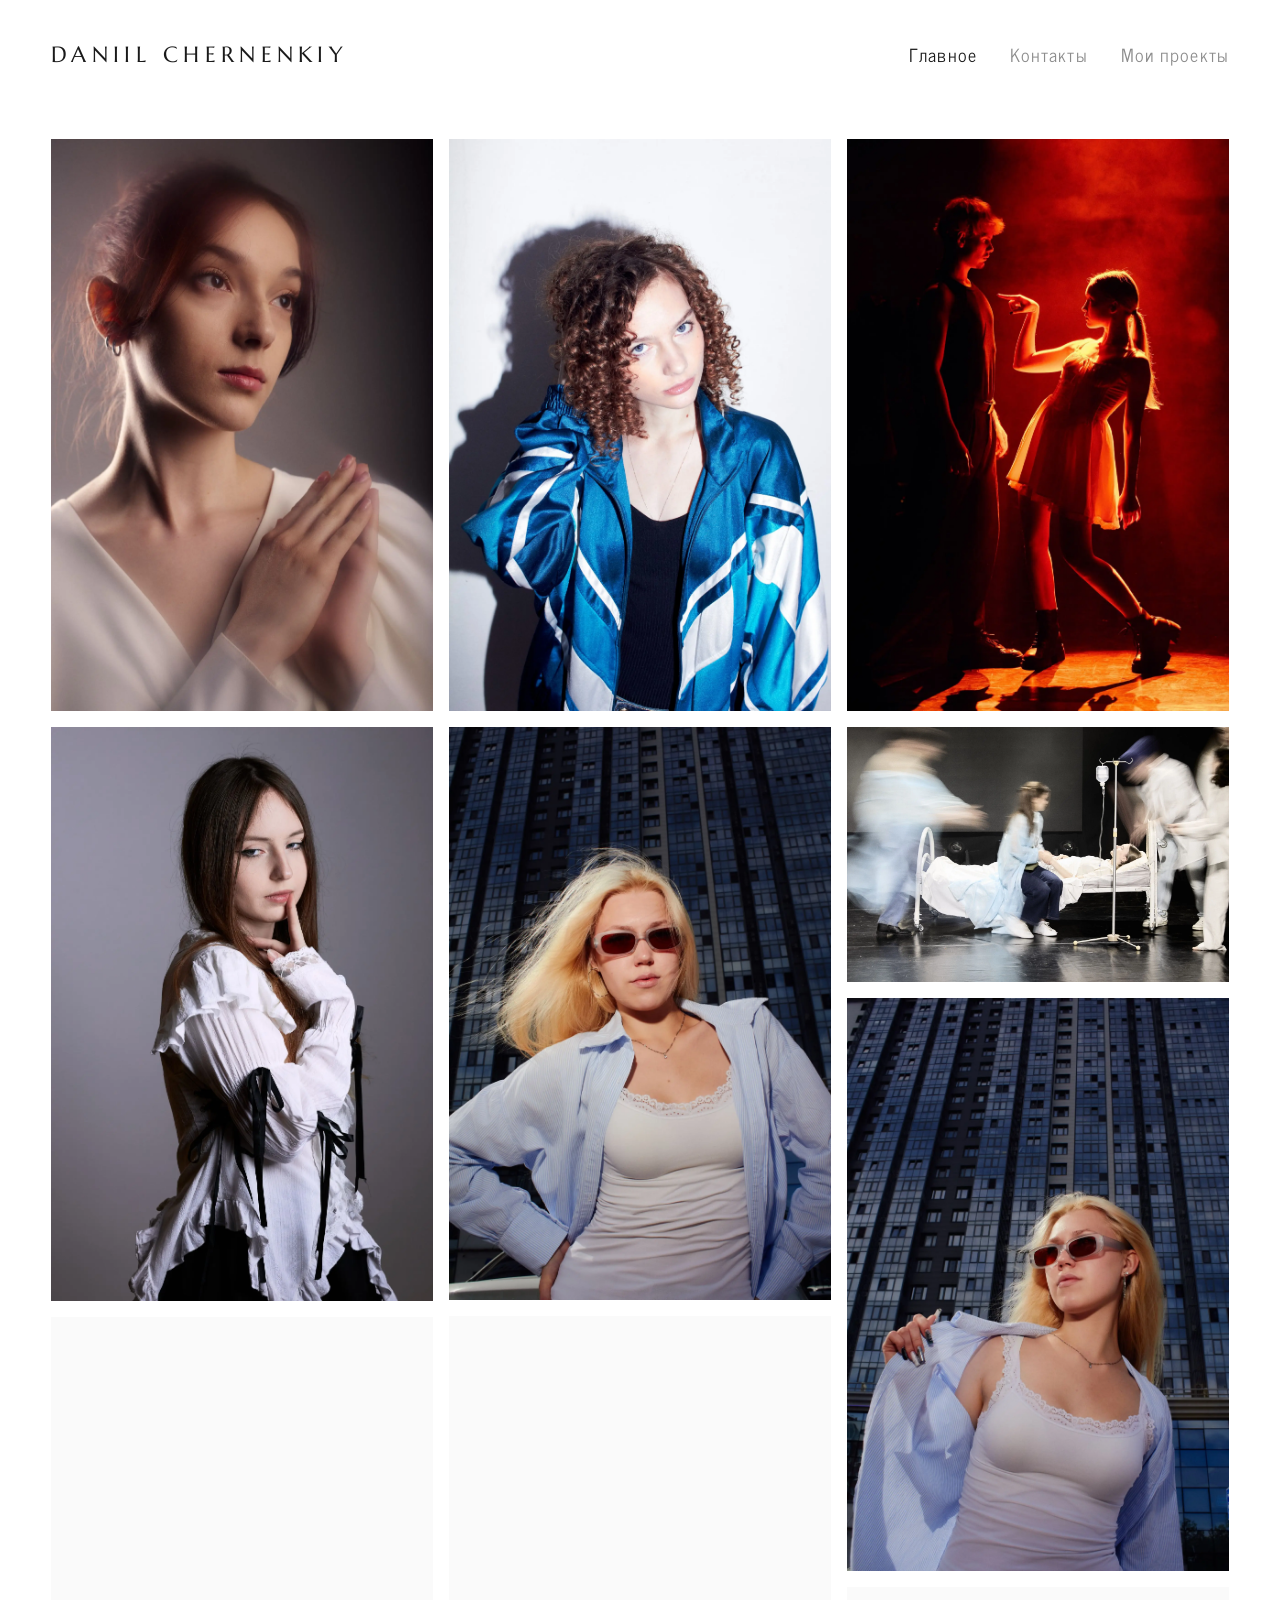
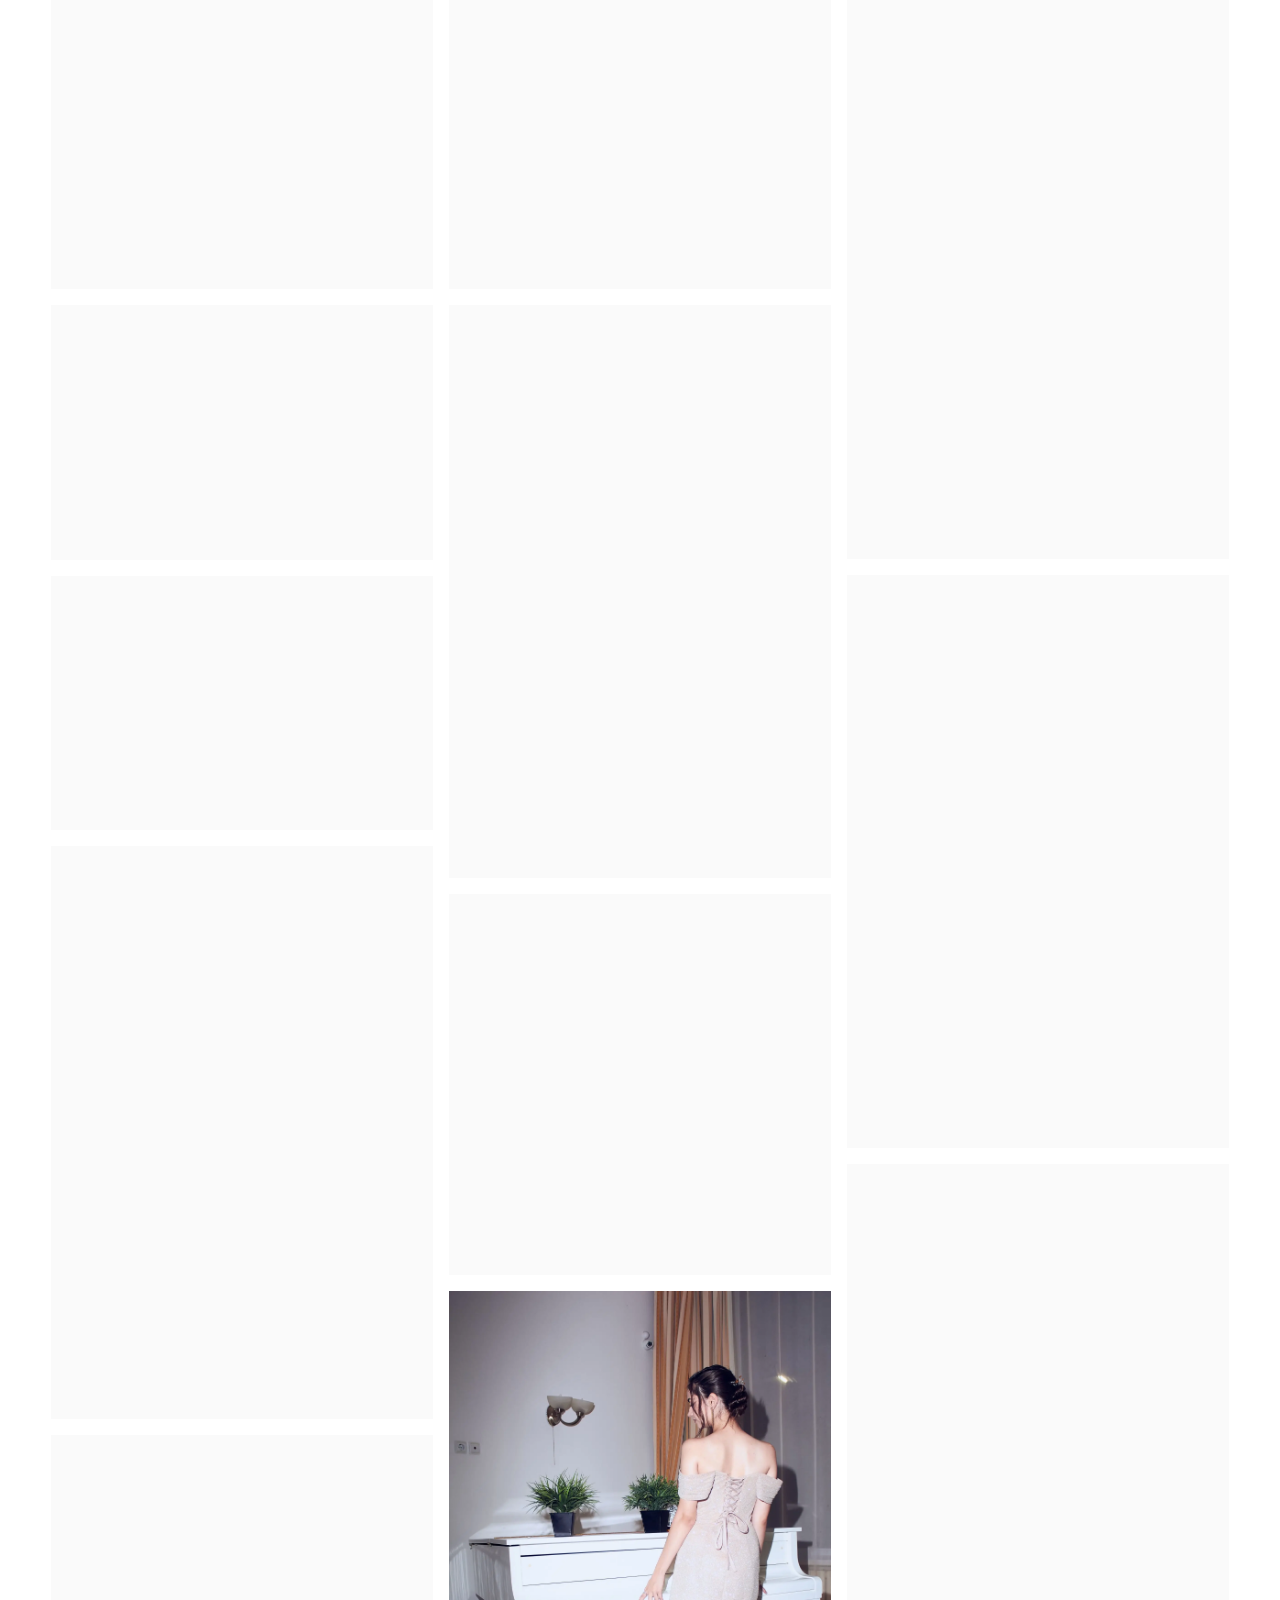
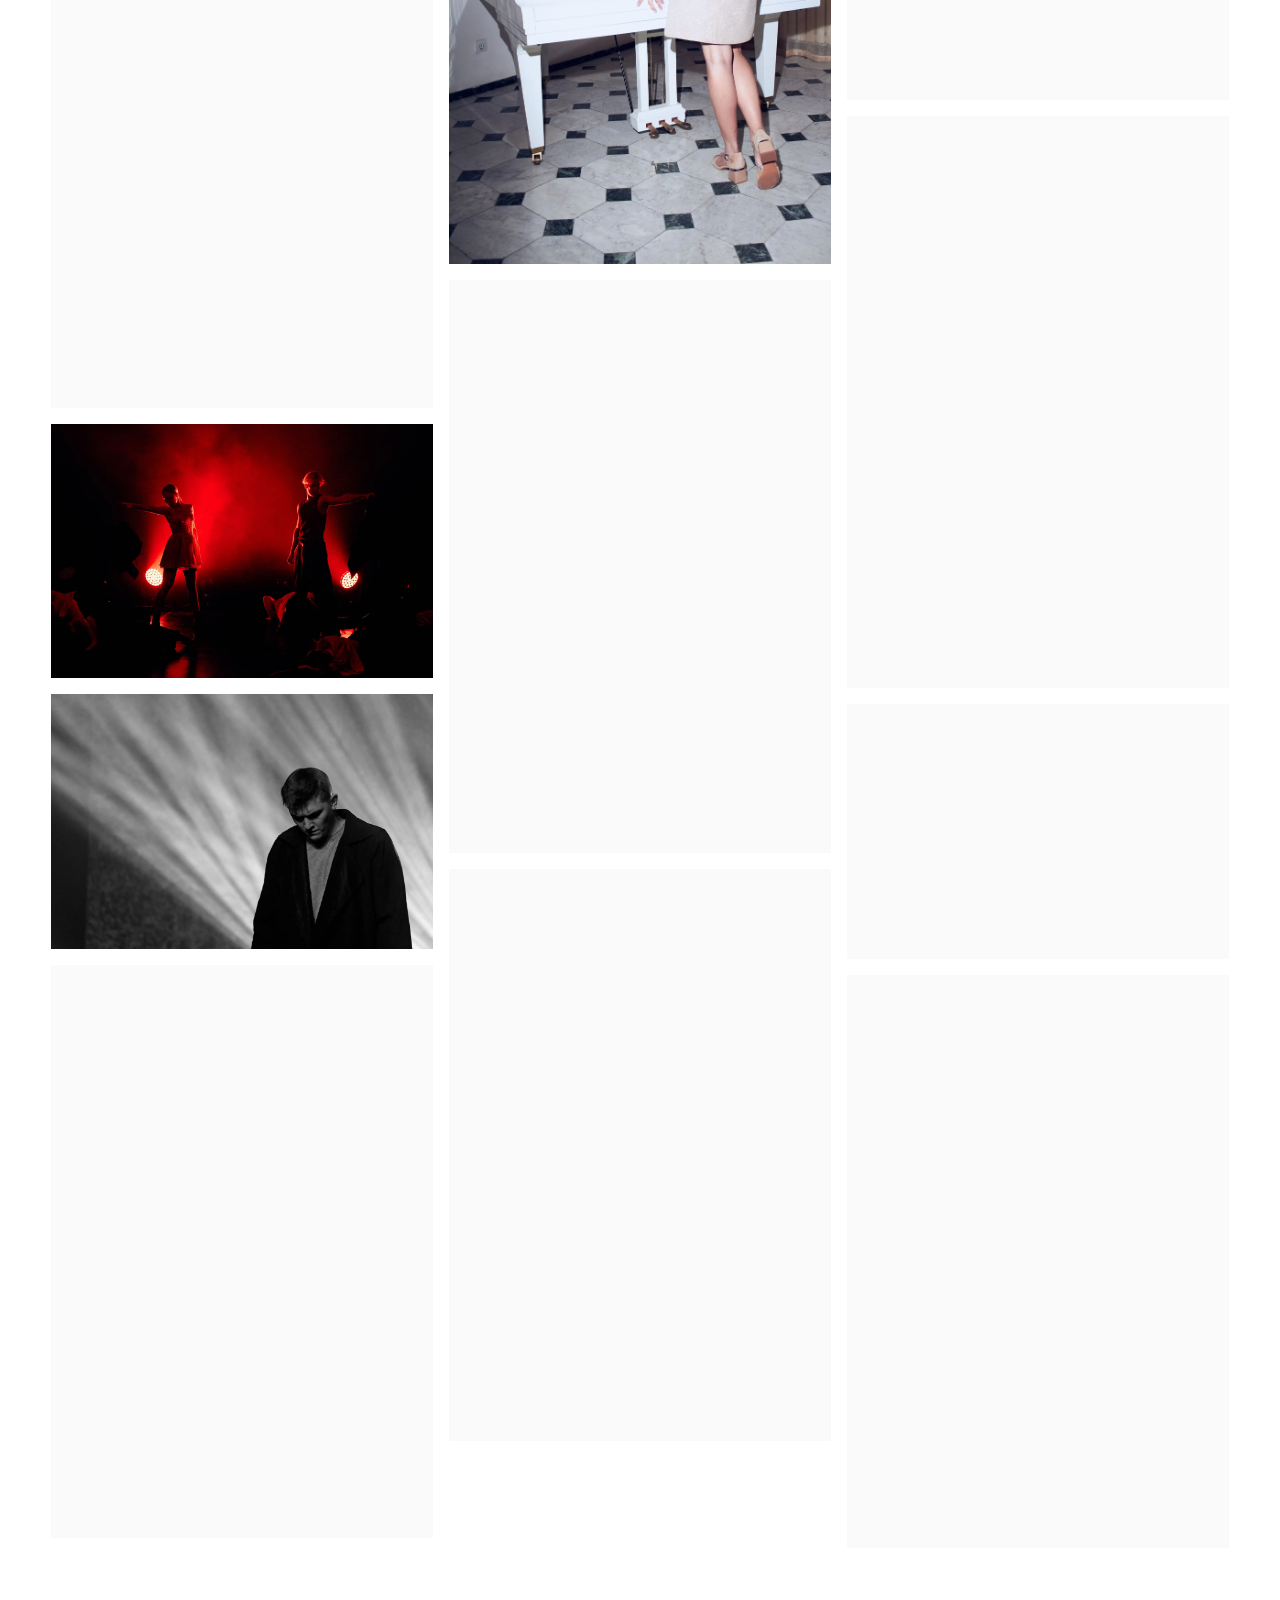
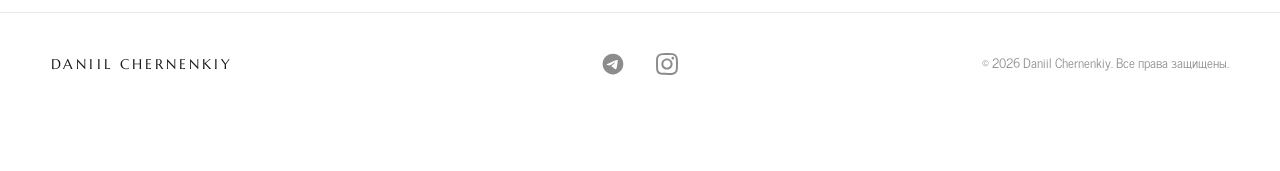
<file: index.html>
<!DOCTYPE html>
<?xml encoding="utf-8"?><html lang="ru-RU">
<head>
	<meta charset="UTF-8">
	<meta name="viewport" content="width=device-width, initial-scale=1.0">
	<link rel="icon" type="image/svg+xml" href="./assets/favicon.svg"><link rel="preconnect" href="https://fonts.gstatic.com" crossorigin=""><link rel="preconnect" href="https://fonts.googleapis.com">
	<title>Даниил Черненький &mdash; фотограф</title>


<meta name="description" content="Даниил Черненький — репортажный и портретный фотограф из Самары.">

<link rel="stylesheet" id="ch-reset-css" href="./reset.css" media="all">
<link rel="stylesheet" id="ch-style-css" href="./style.css" media="all">
<link rel="stylesheet" id="ch-marcellus-css" href="https://fonts.googleapis.com/css2?family=Marcellus&amp;display=swap" media="all">

	<script>document.documentElement.classList.add('js');</script>
<link rel="canonical" href="https://daniilchernenkiy.ru/"><meta property="og:type" content="website"><meta property="og:locale" content="ru_RU"><meta property="og:site_name" content="Daniil Chernenkiy"><meta property="og:title" content="Даниил Черненький — фотограф"><meta property="og:description" content="Даниил Черненький — репортажный и портретный фотограф из Самары."><meta property="og:url" content="https://daniilchernenkiy.ru/"><meta property="og:image" content="https://daniilchernenkiy.ru/assets/images/me.jpg"><meta name="twitter:card" content="summary_large_image"><meta name="twitter:title" content="Даниил Черненький — фотограф"><meta name="twitter:description" content="Даниил Черненький — репортажный и портретный фотограф из Самары."><meta name="twitter:image" content="https://daniilchernenkiy.ru/assets/images/me.jpg"><script type="application/ld+json">{"@context":"https://schema.org","@type":["Person","LocalBusiness"],"name":"Даниил Черненький","alternateName":"Daniil Chernenkiy","jobTitle":"Фотограф","description":"Даниил Черненький — репортажный и портретный фотограф из Самары.","url":"https://daniilchernenkiy.ru/","image":"https://daniilchernenkiy.ru/assets/images/me.jpg","address":{"@type":"PostalAddress","addressLocality":"Самара","addressCountry":"RU"},"areaServed":"Самара и Самарская область","sameAs":["https://t.me/DaniiilCH","https://www.instagram.com/daniilchernenkiy/"]}</script></head>
<body class="home wp-singular page-template-default page page-id-81 wp-theme-chernenkiy-portfolio">

<header class="site-header reveal">
	<div class="container site-header__inner">
		<a class="brand" href="./">Daniil&nbsp;Chernenkiy</a>

		<nav class="nav" aria-label="Основная навигация">
			<ul class="nav__list"><li><a class="nav__link is-active" aria-current="page" href="./">Главное</a></li><li><a class="nav__link" href="./contact/">Контакты</a></li><li><a class="nav__link" href="./projects/">Мои проекты</a></li></ul>		</nav>
	</div>
</header>

<main>
	<h1 class="visually-hidden">Фотографии</h1>

	<section class="gallery container" data-gallery="home" aria-label="Галерея фотографий">
		<figure class="gallery__item reveal"><picture><source srcset="./assets/images/webp/Masha-16.webp" type="image/webp"><img src="./assets/images/Masha-16.jpeg" alt="Портрет &mdash; Masha" width="1667" height="2500" data-full="./assets/images/Masha-16.jpeg" loading="eager" fetchpriority="high" decoding="async"></picture></figure><figure class="gallery__item reveal"><picture><source srcset="./assets/images/webp/Sasha-01.webp" type="image/webp"><img src="./assets/images/Sasha-01.jpg" alt="Портрет &mdash; Sasha" width="1667" height="2500" data-full="./assets/images/Sasha-01.jpg" loading="lazy" decoding="async"></picture></figure><figure class="gallery__item reveal"><picture><source srcset="./assets/images/webp/Planik-125.webp" type="image/webp"><img src="./assets/images/Planik-125.jpg" alt="Репортаж &mdash; Planik" width="1667" height="2500" data-full="./assets/images/Planik-125.jpg" loading="lazy" decoding="async"></picture></figure><figure class="gallery__item reveal"><picture><source srcset="./assets/images/webp/Vika-34.webp" type="image/webp"><img src="./assets/images/Vika-34.jpg" alt="Портрет &mdash; Vika" width="1666" height="2500" data-full="./assets/images/Vika-34.jpg" loading="lazy" decoding="async"></picture></figure><figure class="gallery__item reveal"><picture><source srcset="./assets/images/webp/angel-12.webp" type="image/webp"><img src="./assets/images/angel-12.jpeg" alt="Портрет &mdash; Angel" width="1667" height="2500" data-full="./assets/images/angel-12.jpeg" loading="lazy" decoding="async"></picture></figure><figure class="gallery__item reveal"><picture><source srcset="./assets/images/webp/Planik-69.webp" type="image/webp"><img src="./assets/images/Planik-69.jpg" alt="Репортаж &mdash; Planik" width="2500" height="1667" data-full="./assets/images/Planik-69.jpg" loading="lazy" decoding="async"></picture></figure><figure class="gallery__item reveal"><picture><source srcset="./assets/images/webp/angel-10.webp" type="image/webp"><img src="./assets/images/angel-10.jpeg" alt="Портрет &mdash; Angel" width="1667" height="2500" data-full="./assets/images/angel-10.jpeg" loading="lazy" decoding="async"></picture></figure><figure class="gallery__item reveal"><picture><source srcset="./assets/images/webp/Masha-11.webp" type="image/webp"><img src="./assets/images/Masha-11.jpeg" alt="Портрет &mdash; Masha" width="1667" height="2500" data-full="./assets/images/Masha-11.jpeg" loading="lazy" decoding="async"></picture></figure><figure class="gallery__item reveal"><picture><source srcset="./assets/images/webp/IMG-6015.webp" type="image/webp"><img src="./assets/images/IMG-6015.jpg" alt="Репортаж" width="1667" height="2500" data-full="./assets/images/IMG-6015.jpg" loading="lazy" decoding="async"></picture></figure><figure class="gallery__item reveal"><picture><source srcset="./assets/images/webp/Vika-38.webp" type="image/webp"><img src="./assets/images/Vika-38.jpg" alt="Портрет &mdash; Vika" width="1667" height="2500" data-full="./assets/images/Vika-38.jpg" loading="lazy" decoding="async"></picture></figure><figure class="gallery__item reveal"><picture><source srcset="./assets/images/webp/Sasha-08.webp" type="image/webp"><img src="./assets/images/Sasha-08.jpg" alt="Портрет &mdash; Sasha" width="2500" height="1667" data-full="./assets/images/Sasha-08.jpg" loading="lazy" decoding="async"></picture></figure><figure class="gallery__item reveal"><picture><source srcset="./assets/images/webp/Spring2026-31.webp" type="image/webp"><img src="./assets/images/Spring2026-31.jpg" alt="Репортаж &mdash; Spring 2026" width="1667" height="2500" data-full="./assets/images/Spring2026-31.jpg" loading="lazy" decoding="async"></picture></figure><figure class="gallery__item reveal"><picture><source srcset="./assets/images/webp/Spring2026-86.webp" type="image/webp"><img src="./assets/images/Spring2026-86.jpg" alt="Репортаж &mdash; Spring 2026" width="2500" height="1667" data-full="./assets/images/Spring2026-86.jpg" loading="lazy" decoding="async"></picture></figure><figure class="gallery__item reveal"><picture><source srcset="./assets/images/webp/IMG-6016.webp" type="image/webp"><img src="./assets/images/IMG-6016.jpg" alt="Репортаж" width="1667" height="2500" data-full="./assets/images/IMG-6016.jpg" loading="lazy" decoding="async"></picture></figure><figure class="gallery__item reveal"><picture><source srcset="./assets/images/webp/IMG-6017.webp" type="image/webp"><img src="./assets/images/IMG-6017.jpg" alt="Репортаж" width="1667" height="2500" data-full="./assets/images/IMG-6017.jpg" loading="lazy" decoding="async"></picture></figure><figure class="gallery__item reveal"><picture><source srcset="./assets/images/webp/Vika-04.webp" type="image/webp"><img src="./assets/images/Vika-04.jpg" alt="Портрет &mdash; Vika" width="2500" height="2500" data-full="./assets/images/Vika-04.jpg" loading="lazy" decoding="async"></picture></figure><figure class="gallery__item reveal"><picture><source srcset="./assets/images/webp/Planik-81.webp" type="image/webp"><img src="./assets/images/Planik-81.jpg" alt="Репортаж &mdash; Planik" width="1783" height="2500" data-full="./assets/images/Planik-81.jpg" loading="lazy" decoding="async"></picture></figure><figure class="gallery__item reveal"><picture><source srcset="./assets/images/webp/ElevenA-08.webp" type="image/webp"><img src="./assets/images/ElevenA-08.jpg" alt="Репортаж &mdash; 11А" width="1667" height="2500" data-full="./assets/images/ElevenA-08.jpg" loading="lazy" decoding="async"></picture></figure><figure class="gallery__item reveal"><picture><source srcset="./assets/images/webp/Dasha-18.webp" type="image/webp"><img src="./assets/images/Dasha-18.jpg" alt="Портрет &mdash; Dasha" width="1667" height="2500" data-full="./assets/images/Dasha-18.jpg" loading="lazy" decoding="async"></picture></figure><figure class="gallery__item reveal"><picture><source srcset="./assets/images/webp/Vika-11.webp" type="image/webp"><img src="./assets/images/Vika-11.jpg" alt="Портрет &mdash; Vika" width="1667" height="2500" data-full="./assets/images/Vika-11.jpg" loading="lazy" decoding="async"></picture></figure><figure class="gallery__item reveal"><picture><source srcset="./assets/images/webp/Springcon-04.webp" type="image/webp"><img src="./assets/images/Springcon-04.jpg" alt="Репортаж &mdash; Springcon" width="1667" height="2500" data-full="./assets/images/Springcon-04.jpg" loading="lazy" decoding="async"></picture></figure><figure class="gallery__item reveal"><picture><source srcset="./assets/images/webp/Planik-131.webp" type="image/webp"><img src="./assets/images/Planik-131.jpg" alt="Репортаж &mdash; Planik" width="2500" height="1667" data-full="./assets/images/Planik-131.jpg" loading="lazy" decoding="async"></picture></figure><figure class="gallery__item reveal"><picture><source srcset="./assets/images/webp/Spring2026-35.webp" type="image/webp"><img src="./assets/images/Spring2026-35.jpg" alt="Репортаж &mdash; Spring 2026" width="2500" height="1667" data-full="./assets/images/Spring2026-35.jpg" loading="lazy" decoding="async"></picture></figure><figure class="gallery__item reveal"><picture><source srcset="./assets/images/webp/Podsneznik-007.webp" type="image/webp"><img src="./assets/images/Podsneznik-007.jpg" alt="Репортаж &mdash; Подснежник" width="2500" height="1667" data-full="./assets/images/Podsneznik-007.jpg" loading="lazy" decoding="async"></picture></figure><figure class="gallery__item reveal"><picture><source srcset="./assets/images/webp/margo-07.webp" type="image/webp"><img src="./assets/images/margo-07.jpg" alt="Портрет &mdash; Margo" width="1667" height="2500" data-full="./assets/images/margo-07.jpg" loading="lazy" decoding="async"></picture></figure><figure class="gallery__item reveal"><picture><source srcset="./assets/images/webp/IMG-6014.webp" type="image/webp"><img src="./assets/images/IMG-6014.jpg" alt="Репортаж" width="1667" height="2500" data-full="./assets/images/IMG-6014.jpg" loading="lazy" decoding="async"></picture></figure><figure class="gallery__item reveal"><picture><source srcset="./assets/images/webp/Spring2026-44.webp" type="image/webp"><img src="./assets/images/Spring2026-44.jpg" alt="Репортаж &mdash; Spring 2026" width="1667" height="2500" data-full="./assets/images/Spring2026-44.jpg" loading="lazy" decoding="async"></picture></figure>	</section>
</main>

<footer class="site-footer reveal">
	<div class="container site-footer__inner">
		<a class="brand" href="./">Daniil&nbsp;Chernenkiy</a>

		<ul class="socials">
						<li><a href="https://t.me/DaniiilCH" class="socials__link socials__link--telegram" target="_blank" rel="me noopener" aria-label="Telegram"></a></li>
									<li><a href="https://www.instagram.com/daniilchernenkiy/" class="socials__link socials__link--instagram" target="_blank" rel="me noopener" aria-label="Instagram"></a></li>
					</ul>

		<p class="site-footer__copy">&copy; <span data-year>2026</span> Daniil Chernenkiy. Все права защищены.</p>
	</div>
</footer>


<script id="ch-main-js" src="./js/main.js"></script>
</body>
</html>
</file>
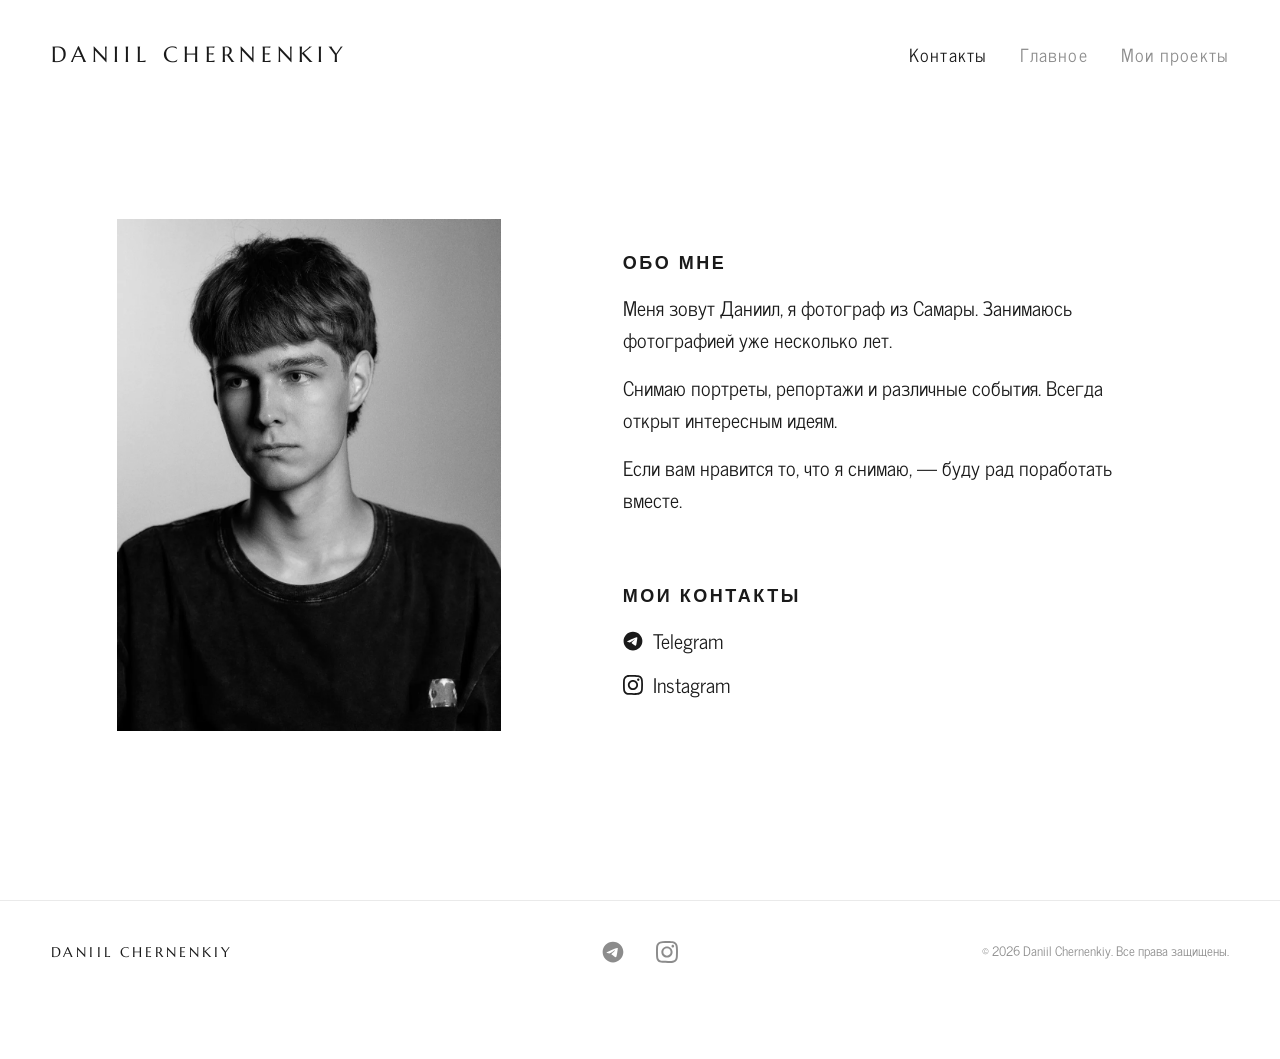
<file: contact/index.html>
<!DOCTYPE html>
<?xml encoding="utf-8"?><html lang="ru-RU">
<head>
	<meta charset="UTF-8">
	<meta name="viewport" content="width=device-width, initial-scale=1.0">
	<link rel="icon" type="image/svg+xml" href="../assets/favicon.svg"><link rel="preconnect" href="https://fonts.gstatic.com" crossorigin=""><link rel="preconnect" href="https://fonts.googleapis.com">
	<title>Контакты &mdash; Daniil Chernenkiy</title>



<link rel="stylesheet" id="ch-reset-css" href="../reset.css" media="all">
<link rel="stylesheet" id="ch-style-css" href="../style.css" media="all">
<link rel="stylesheet" id="ch-marcellus-css" href="https://fonts.googleapis.com/css2?family=Marcellus&amp;display=swap" media="all">

	<script>document.documentElement.classList.add('js');</script>
<link rel="canonical" href="https://daniilchernenkiy.ru/contact/"><meta property="og:type" content="website"><meta property="og:locale" content="ru_RU"><meta property="og:site_name" content="Daniil Chernenkiy"><meta property="og:title" content="Контакты — Daniil Chernenkiy"><meta property="og:url" content="https://daniilchernenkiy.ru/contact/"><meta property="og:image" content="https://daniilchernenkiy.ru/assets/images/me.jpg"><meta name="twitter:card" content="summary_large_image"><meta name="twitter:title" content="Контакты — Daniil Chernenkiy"><meta name="twitter:image" content="https://daniilchernenkiy.ru/assets/images/me.jpg"></head>
<body class="wp-singular page-template-default page page-id-82 wp-theme-chernenkiy-portfolio page-contacts">

<header class="site-header reveal" data-header-compact="off">
	<div class="container site-header__inner">
		<a class="brand" href="../">Daniil&nbsp;Chernenkiy</a>

		<nav class="nav" aria-label="Основная навигация">
			<ul class="nav__list"><li><a class="nav__link" href="../">Главное</a></li><li><a class="nav__link is-active" aria-current="page" href="../contact/">Контакты</a></li><li><a class="nav__link" href="../projects/">Мои проекты</a></li></ul>		</nav>
	</div>
</header>

<main>
	<section class="page-section container">
		<h1 class="visually-hidden">Контакты</h1>

		<div class="about reveal">
						<figure class="about__portrait">
				<picture><source srcset="../assets/images/webp/me.webp" type="image/webp"><img src="../assets/images/me.jpg" alt="Даниил &mdash; фотограф из Самары" width="1001" height="1334" loading="eager" fetchpriority="high" decoding="async"></picture>			</figure>
			
			<div class="about__text">
				<section class="about__group">
										<h2 class="about__title">Обо мне</h2>
										<p>Меня зовут Даниил, я фотограф из Самары. Занимаюсь фотографией уже несколько лет.</p>
<p>Снимаю портреты, репортажи и различные события. Всегда открыт интересным идеям.</p>
<p>Если вам нравится то, что я снимаю, &mdash; буду рад поработать вместе.</p>
				</section>

				<section class="about__group">
										<h2 class="about__title">Мои контакты</h2>
										<ul class="about__contacts">
												<li>
							<a class="about__contact" href="https://t.me/DaniiilCH" target="_blank" rel="me noopener">
								<span class="about__contact-icon about__contact-icon--telegram" aria-hidden="true"></span>
								Telegram							</a>
						</li>
												<li>
							<a class="about__contact" href="https://www.instagram.com/daniilchernenkiy/" target="_blank" rel="me noopener">
								<span class="about__contact-icon about__contact-icon--instagram" aria-hidden="true"></span>
								Instagram							</a>
						</li>
											</ul>
				</section>
			</div>
		</div>
	</section>
</main>

<footer class="site-footer reveal">
	<div class="container site-footer__inner">
		<a class="brand" href="../">Daniil&nbsp;Chernenkiy</a>

		<ul class="socials">
						<li><a href="https://t.me/DaniiilCH" class="socials__link socials__link--telegram" target="_blank" rel="me noopener" aria-label="Telegram"></a></li>
									<li><a href="https://www.instagram.com/daniilchernenkiy/" class="socials__link socials__link--instagram" target="_blank" rel="me noopener" aria-label="Instagram"></a></li>
					</ul>

		<p class="site-footer__copy">&copy; <span data-year>2026</span> Daniil Chernenkiy. Все права защищены.</p>
	</div>
</footer>


<script id="ch-main-js" src="../js/main.js"></script>
</body>
</html>
</file>
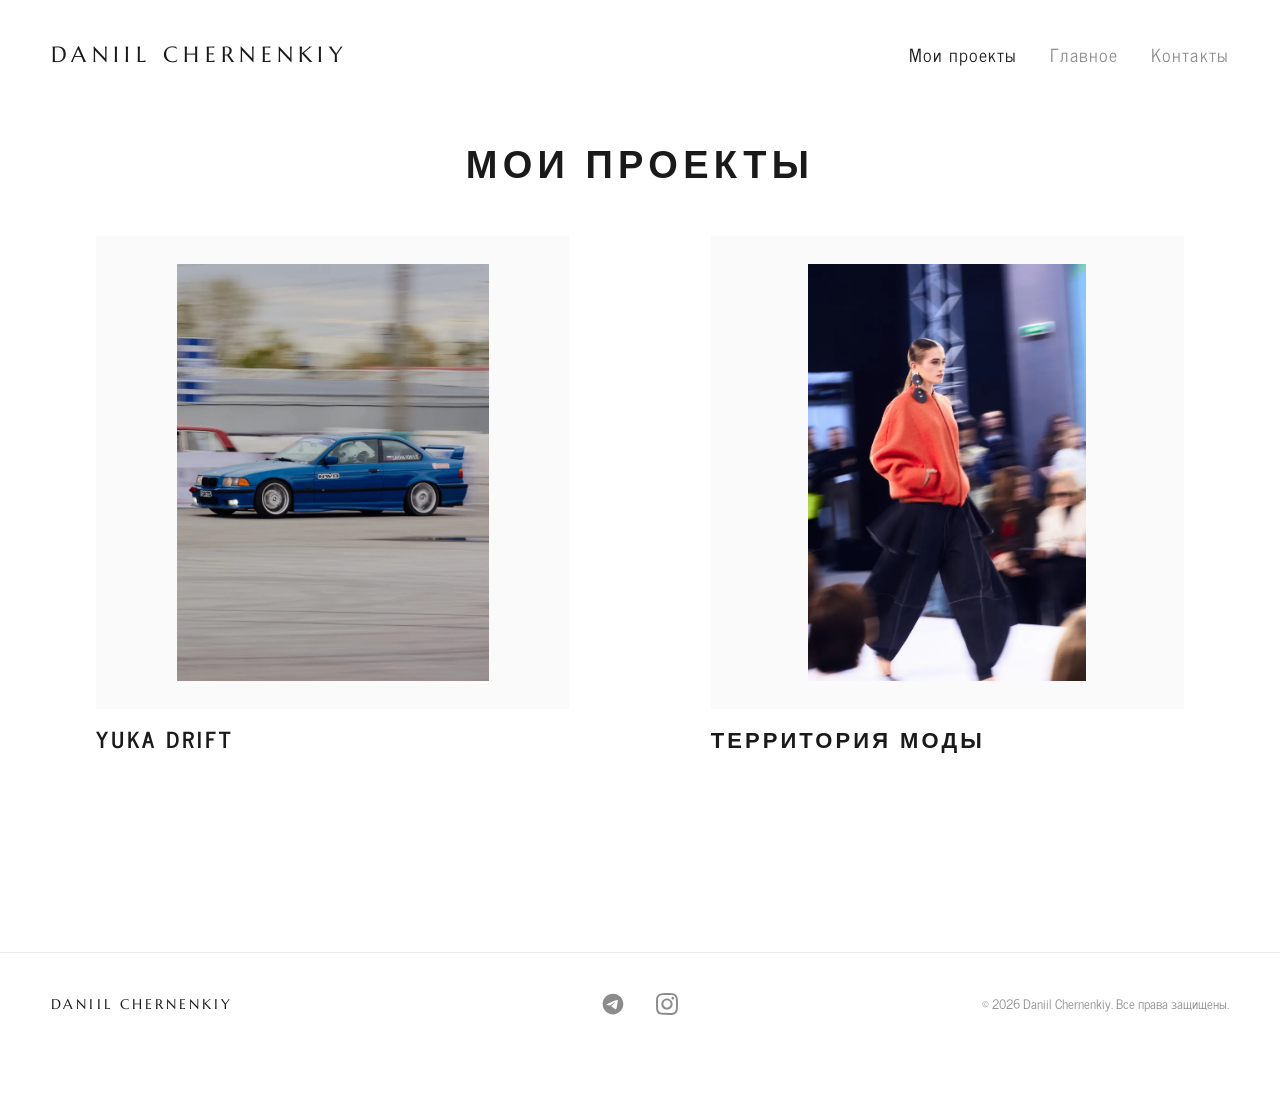
<file: projects/index.html>
<!DOCTYPE html>
<?xml encoding="utf-8"?><html lang="ru-RU">
<head>
	<meta charset="UTF-8">
	<meta name="viewport" content="width=device-width, initial-scale=1.0">
	<link rel="icon" type="image/svg+xml" href="../assets/favicon.svg"><link rel="preconnect" href="https://fonts.gstatic.com" crossorigin=""><link rel="preconnect" href="https://fonts.googleapis.com">
	<title>Мои проекты &mdash; Daniil Chernenkiy</title>


<meta name="description" content="Проекты и съёмки фотографа Даниила Черненького.">

<link rel="stylesheet" id="ch-reset-css" href="../reset.css" media="all">
<link rel="stylesheet" id="ch-style-css" href="../style.css" media="all">
<link rel="stylesheet" id="ch-marcellus-css" href="https://fonts.googleapis.com/css2?family=Marcellus&amp;display=swap" media="all">
	<script>document.documentElement.classList.add('js');</script>
<link rel="canonical" href="https://daniilchernenkiy.ru/projects/"><meta property="og:type" content="website"><meta property="og:locale" content="ru_RU"><meta property="og:site_name" content="Daniil Chernenkiy"><meta property="og:title" content="Мои проекты — Daniil Chernenkiy"><meta property="og:description" content="Проекты и съёмки фотографа Даниила Черненького."><meta property="og:url" content="https://daniilchernenkiy.ru/projects/"><meta property="og:image" content="https://daniilchernenkiy.ru/assets/images/me.jpg"><meta name="twitter:card" content="summary_large_image"><meta name="twitter:title" content="Мои проекты — Daniil Chernenkiy"><meta name="twitter:description" content="Проекты и съёмки фотографа Даниила Черненького."><meta name="twitter:image" content="https://daniilchernenkiy.ru/assets/images/me.jpg"></head>
<body class="archive post-type-archive post-type-archive-project wp-theme-chernenkiy-portfolio page-projects">

<header class="site-header reveal">
	<div class="container site-header__inner">
		<a class="brand" href="../">Daniil&nbsp;Chernenkiy</a>

		<nav class="nav" aria-label="Основная навигация">
			<ul class="nav__list"><li><a class="nav__link" href="../">Главное</a></li><li><a class="nav__link" href="../contact/">Контакты</a></li><li><a class="nav__link is-active" aria-current="page" href="../projects/">Мои проекты</a></li></ul>		</nav>
	</div>
</header>

<main>
	<section class="projects-page container">
		<h1 class="page-title">Мои проекты</h1>

				<div class="projects">
							<article class="project-card reveal">
					<a class="project-card__link" href="../projects/yuka-drift/">
						<figure class="project-card__media">
							<picture><source srcset="../projects/yuka-drift/cover.webp" type="image/webp"><img src="../projects/yuka-drift/cover.jpg" alt="Yuka Drift" width="1875" height="2500" loading="eager" fetchpriority="high" decoding="async"></picture>						</figure>
						<h2 class="project-card__title">Yuka Drift</h2>
						<!-- подписи под карточками не показываются: они только на странице проекта -->
						</a>
				</article>
								<article class="project-card reveal">
					<a class="project-card__link" href="../projects/territoriya-mody/">
						<figure class="project-card__media">
							<picture><source srcset="../projects/territoriya-mody/cover.webp" type="image/webp"><img src="../projects/territoriya-mody/cover.jpg" alt="Территория моды" width="1666" height="2500" loading="lazy" decoding="async"></picture>						</figure>
						<h2 class="project-card__title">Территория моды</h2>
						<!-- подписи под карточками не показываются: они только на странице проекта -->
						</a>
				</article>
						</div>
			</section>
</main>

<footer class="site-footer reveal">
	<div class="container site-footer__inner">
		<a class="brand" href="../">Daniil&nbsp;Chernenkiy</a>

		<ul class="socials">
						<li><a href="https://t.me/DaniiilCH" class="socials__link socials__link--telegram" target="_blank" rel="me noopener" aria-label="Telegram"></a></li>
									<li><a href="https://www.instagram.com/daniilchernenkiy/" class="socials__link socials__link--instagram" target="_blank" rel="me noopener" aria-label="Instagram"></a></li>
					</ul>

		<p class="site-footer__copy">&copy; <span data-year>2026</span> Daniil Chernenkiy. Все права защищены.</p>
	</div>
</footer>


<script id="ch-main-js" src="../js/main.js"></script>
</body>
</html>
</file>
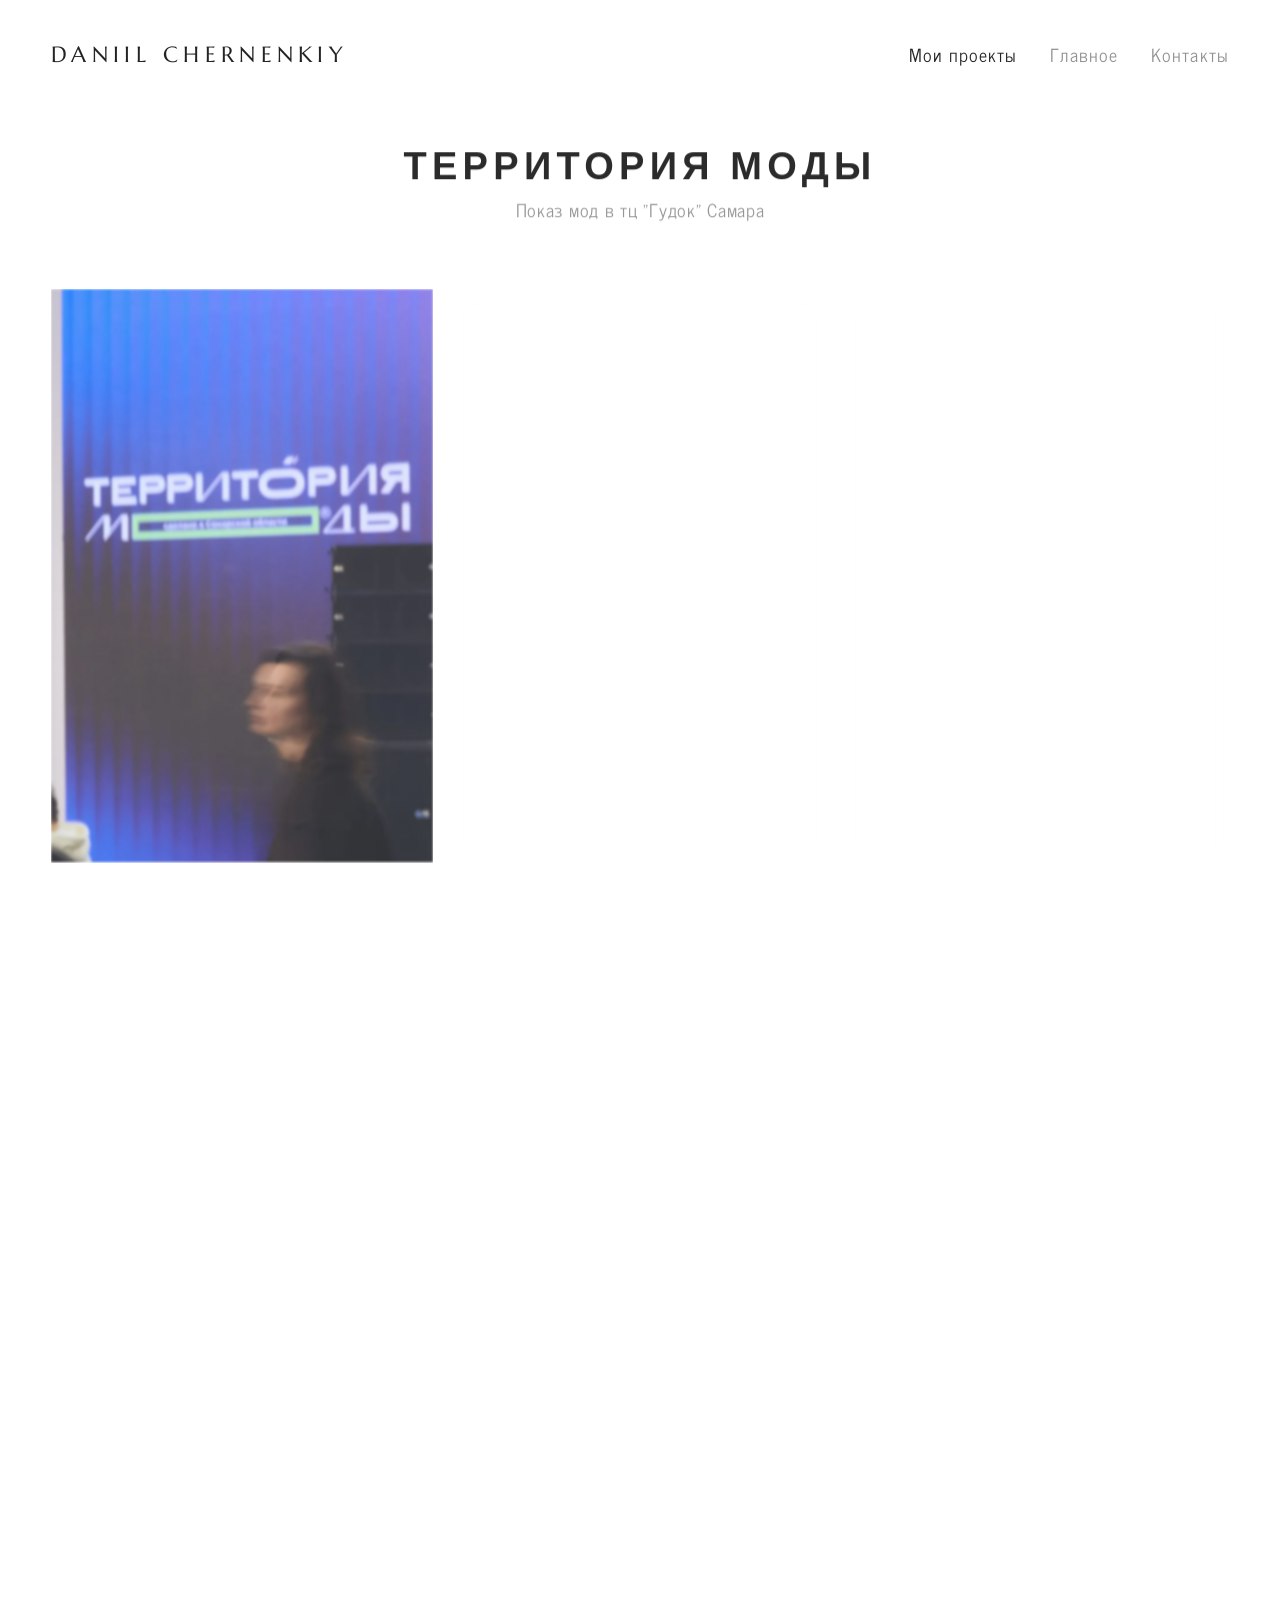
<file: projects/FashionTerritory/index.html>
<!DOCTYPE html>
<html lang="ru">
<head>
<meta charset="utf-8">
<title>Страница переехала</title>
<meta http-equiv="refresh" content="0; url=../territoriya-mody/">
</head>
<body>
<p>Эта страница теперь здесь: <a href="../territoriya-mody/">../territoriya-mody/</a>.</p>
</body>
</html>
</file>
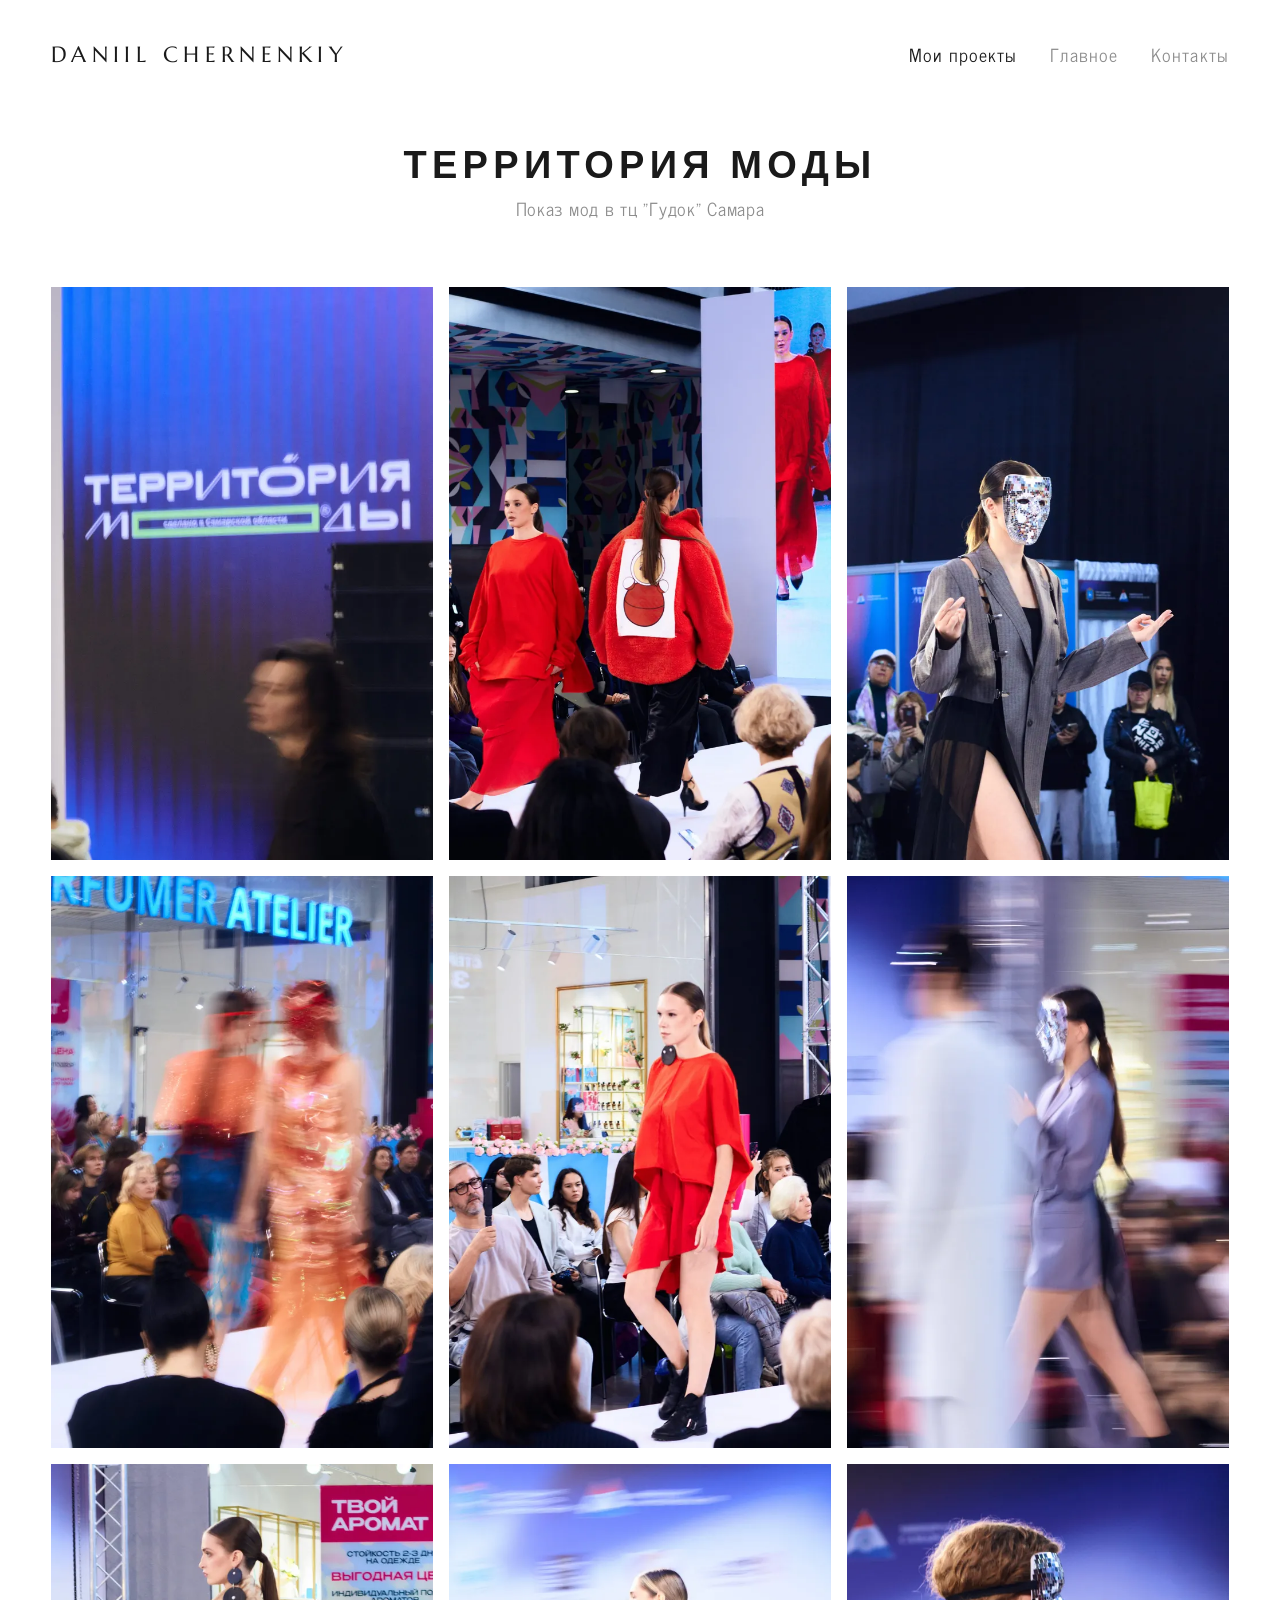
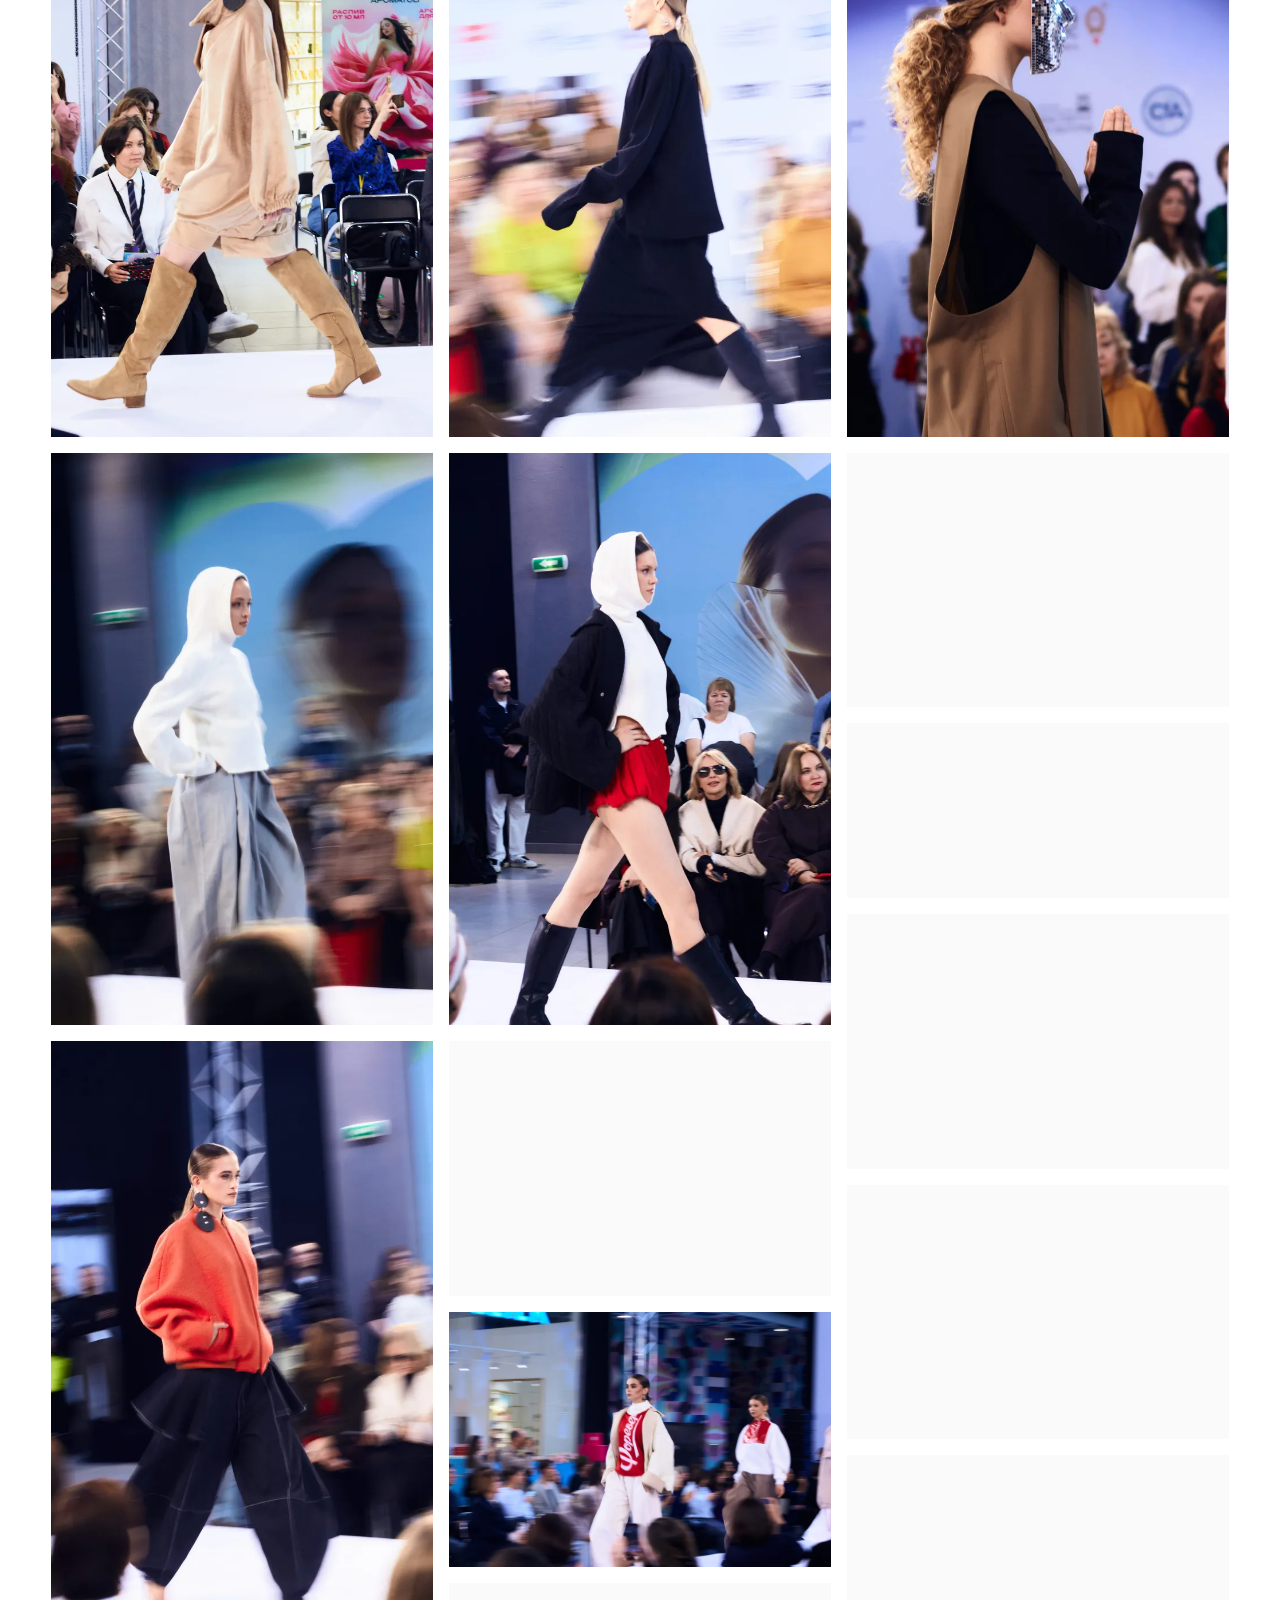
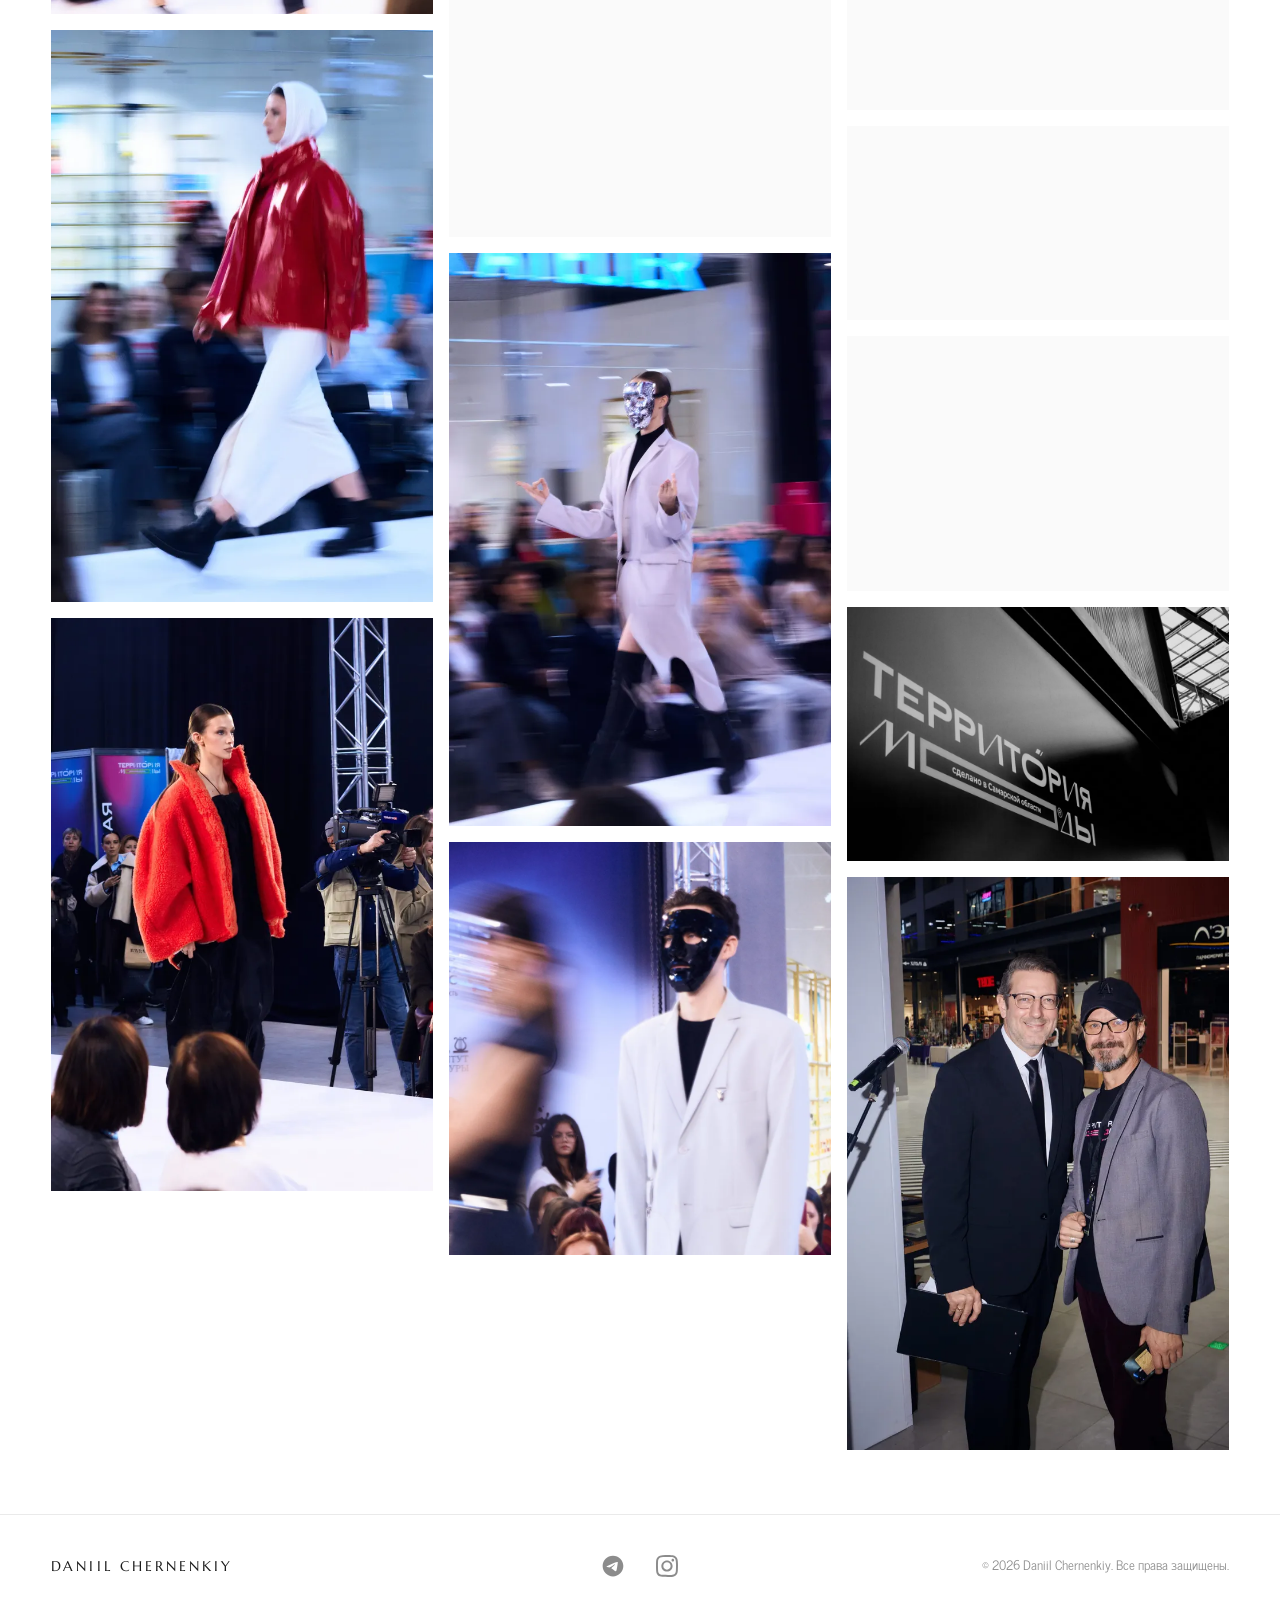
<file: projects/territoriya-mody/index.html>
<!DOCTYPE html>
<?xml encoding="utf-8"?><html lang="ru-RU">
<head>
	<meta charset="UTF-8">
	<meta name="viewport" content="width=device-width, initial-scale=1.0">
	<link rel="icon" type="image/svg+xml" href="../../assets/favicon.svg"><link rel="preconnect" href="https://fonts.gstatic.com" crossorigin=""><link rel="preconnect" href="https://fonts.googleapis.com">
	<title>Территория моды &mdash; Daniil Chernenkiy</title>


<meta name="description" content="Фотографии с показа мод &laquo;Территория моды&raquo; в Самаре в 2025 году. Репортажная съёмка, модели, образы и атмосфера мероприятия.">

<link rel="stylesheet" id="ch-reset-css" href="../../reset.css" media="all">
<link rel="stylesheet" id="ch-style-css" href="../../style.css" media="all">
<link rel="stylesheet" id="ch-marcellus-css" href="https://fonts.googleapis.com/css2?family=Marcellus&amp;display=swap" media="all">

	<script>document.documentElement.classList.add('js');</script>
<link rel="canonical" href="https://daniilchernenkiy.ru/projects/territoriya-mody/"><meta property="og:type" content="website"><meta property="og:locale" content="ru_RU"><meta property="og:site_name" content="Daniil Chernenkiy"><meta property="og:title" content="Территория моды — Daniil Chernenkiy"><meta property="og:description" content="Фотографии с показа мод &laquo;Территория моды&raquo; в Самаре в 2025 году. Репортажная съёмка, модели, образы и атмосфера мероприятия."><meta property="og:url" content="https://daniilchernenkiy.ru/projects/territoriya-mody/"><meta property="og:image" content="https://daniilchernenkiy.ru/projects/territoriya-mody/cover.jpg"><meta name="twitter:card" content="summary_large_image"><meta name="twitter:title" content="Территория моды — Daniil Chernenkiy"><meta name="twitter:description" content="Фотографии с показа мод &laquo;Территория моды&raquo; в Самаре в 2025 году. Репортажная съёмка, модели, образы и атмосфера мероприятия."><meta name="twitter:image" content="https://daniilchernenkiy.ru/projects/territoriya-mody/cover.jpg"></head>
<body class="wp-singular project-template-default single single-project postid-50 wp-theme-chernenkiy-portfolio page-project">

<header class="site-header reveal">
	<div class="container site-header__inner">
		<a class="brand" href="../../">Daniil&nbsp;Chernenkiy</a>

		<nav class="nav" aria-label="Основная навигация">
			<ul class="nav__list"><li><a class="nav__link" href="../../">Главное</a></li><li><a class="nav__link" href="../../contact/">Контакты</a></li><li><a class="nav__link is-active" aria-current="page" href="../../projects/">Мои проекты</a></li></ul>		</nav>
	</div>
</header>

<main>
	<section class="project-head container reveal">
		<h1 class="page-title">Территория моды</h1>
				<p class="project-head__meta">Показ мод в тц "Гудок" Самара</p>
					</section>

		<section class="gallery container" aria-label="Фотографии проекта">
		<figure class="gallery__item reveal"><picture><source srcset="../../projects/territoriya-mody/photos/webp/FashionTerritory-001.webp" type="image/webp"><img src="../../projects/territoriya-mody/photos/FashionTerritory-001.jpg" alt="Территория моды &mdash; 1" width="1667" height="2500" data-full="../../projects/territoriya-mody/photos/FashionTerritory-001.jpg" loading="eager" fetchpriority="high" decoding="async"></picture></figure><figure class="gallery__item reveal"><picture><source srcset="../../projects/territoriya-mody/photos/webp/FashionTerritory-019.webp" type="image/webp"><img src="../../projects/territoriya-mody/photos/FashionTerritory-019.jpg" alt="Территория моды &mdash; 3" width="1667" height="2500" data-full="../../projects/territoriya-mody/photos/FashionTerritory-019.jpg" loading="lazy" decoding="async"></picture></figure><figure class="gallery__item reveal"><picture><source srcset="../../projects/territoriya-mody/photos/webp/FashionTerritory-037.webp" type="image/webp"><img src="../../projects/territoriya-mody/photos/FashionTerritory-037.jpg" alt="Территория моды &mdash; 4" width="1667" height="2500" data-full="../../projects/territoriya-mody/photos/FashionTerritory-037.jpg" loading="lazy" decoding="async"></picture></figure><figure class="gallery__item reveal"><picture><source srcset="../../projects/territoriya-mody/photos/webp/FashionTerritory-038.webp" type="image/webp"><img src="../../projects/territoriya-mody/photos/FashionTerritory-038.jpg" alt="Территория моды &mdash; 5" width="1667" height="2500" data-full="../../projects/territoriya-mody/photos/FashionTerritory-038.jpg" loading="lazy" decoding="async"></picture></figure><figure class="gallery__item reveal"><picture><source srcset="../../projects/territoriya-mody/photos/webp/FashionTerritory-040.webp" type="image/webp"><img src="../../projects/territoriya-mody/photos/FashionTerritory-040.jpg" alt="Территория моды &mdash; 6" width="1667" height="2500" data-full="../../projects/territoriya-mody/photos/FashionTerritory-040.jpg" loading="lazy" decoding="async"></picture></figure><figure class="gallery__item reveal"><picture><source srcset="../../projects/territoriya-mody/photos/webp/FashionTerritory-042.webp" type="image/webp"><img src="../../projects/territoriya-mody/photos/FashionTerritory-042.jpg" alt="Территория моды &mdash; 7" width="1667" height="2500" data-full="../../projects/territoriya-mody/photos/FashionTerritory-042.jpg" loading="lazy" decoding="async"></picture></figure><figure class="gallery__item reveal"><picture><source srcset="../../projects/territoriya-mody/photos/webp/FashionTerritory-043.webp" type="image/webp"><img src="../../projects/territoriya-mody/photos/FashionTerritory-043.jpg" alt="Территория моды &mdash; 8" width="1667" height="2500" data-full="../../projects/territoriya-mody/photos/FashionTerritory-043.jpg" loading="lazy" decoding="async"></picture></figure><figure class="gallery__item reveal"><picture><source srcset="../../projects/territoriya-mody/photos/webp/FashionTerritory-044.webp" type="image/webp"><img src="../../projects/territoriya-mody/photos/FashionTerritory-044.jpg" alt="Территория моды &mdash; 9" width="1667" height="2500" data-full="../../projects/territoriya-mody/photos/FashionTerritory-044.jpg" loading="lazy" decoding="async"></picture></figure><figure class="gallery__item reveal"><picture><source srcset="../../projects/territoriya-mody/photos/webp/FashionTerritory-045.webp" type="image/webp"><img src="../../projects/territoriya-mody/photos/FashionTerritory-045.jpg" alt="Территория моды &mdash; 10" width="1667" height="2500" data-full="../../projects/territoriya-mody/photos/FashionTerritory-045.jpg" loading="lazy" decoding="async"></picture></figure><figure class="gallery__item reveal"><picture><source srcset="../../projects/territoriya-mody/photos/webp/FashionTerritory-046.webp" type="image/webp"><img src="../../projects/territoriya-mody/photos/FashionTerritory-046.jpg" alt="Территория моды &mdash; 11" width="1667" height="2500" data-full="../../projects/territoriya-mody/photos/FashionTerritory-046.jpg" loading="lazy" decoding="async"></picture></figure><figure class="gallery__item reveal"><picture><source srcset="../../projects/territoriya-mody/photos/webp/FashionTerritory-047.webp" type="image/webp"><img src="../../projects/territoriya-mody/photos/FashionTerritory-047.jpg" alt="Территория моды &mdash; 12" width="1667" height="2500" data-full="../../projects/territoriya-mody/photos/FashionTerritory-047.jpg" loading="lazy" decoding="async"></picture></figure><figure class="gallery__item reveal"><picture><source srcset="../../projects/territoriya-mody/photos/webp/FashionTerritory-048.webp" type="image/webp"><img src="../../projects/territoriya-mody/photos/FashionTerritory-048.jpg" alt="Территория моды &mdash; 13" width="2500" height="1667" data-full="../../projects/territoriya-mody/photos/FashionTerritory-048.jpg" loading="lazy" decoding="async"></picture></figure><figure class="gallery__item reveal"><picture><source srcset="../../projects/territoriya-mody/photos/webp/FashionTerritory-049.webp" type="image/webp"><img src="../../projects/territoriya-mody/photos/FashionTerritory-049.jpg" alt="Территория моды &mdash; 14" width="2500" height="1667" data-full="../../projects/territoriya-mody/photos/FashionTerritory-049.jpg" loading="lazy" decoding="async"></picture></figure><figure class="gallery__item reveal"><picture><source srcset="../../projects/territoriya-mody/photos/webp/FashionTerritory-050.webp" type="image/webp"><img src="../../projects/territoriya-mody/photos/FashionTerritory-050.jpg" alt="Территория моды &mdash; 15" width="2500" height="1666" data-full="../../projects/territoriya-mody/photos/FashionTerritory-050.jpg" loading="lazy" decoding="async"></picture></figure><figure class="gallery__item reveal"><picture><source srcset="../../projects/territoriya-mody/photos/webp/FashionTerritory-052.webp" type="image/webp"><img src="../../projects/territoriya-mody/photos/FashionTerritory-052.jpg" alt="Территория моды &mdash; 16" width="1666" height="2500" data-full="../../projects/territoriya-mody/photos/FashionTerritory-052.jpg" loading="lazy" decoding="async"></picture></figure><figure class="gallery__item reveal"><picture><source srcset="../../projects/territoriya-mody/photos/webp/FashionTerritory-055.webp" type="image/webp"><img src="../../projects/territoriya-mody/photos/FashionTerritory-055.jpg" alt="Территория моды &mdash; 17" width="2316" height="2500" data-full="../../projects/territoriya-mody/photos/FashionTerritory-055.jpg" loading="lazy" decoding="async"></picture></figure><figure class="gallery__item reveal"><picture><source srcset="../../projects/territoriya-mody/photos/webp/FashionTerritory-059.webp" type="image/webp"><img src="../../projects/territoriya-mody/photos/FashionTerritory-059.jpg" alt="Территория моды &mdash; 18" width="1667" height="2500" data-full="../../projects/territoriya-mody/photos/FashionTerritory-059.jpg" loading="lazy" decoding="async"></picture></figure><figure class="gallery__item reveal"><picture><source srcset="../../projects/territoriya-mody/photos/webp/FashionTerritory-065.webp" type="image/webp"><img src="../../projects/territoriya-mody/photos/FashionTerritory-065.jpg" alt="Территория моды &mdash; 19" width="1667" height="2500" data-full="../../projects/territoriya-mody/photos/FashionTerritory-065.jpg" loading="lazy" decoding="async"></picture></figure><figure class="gallery__item reveal"><picture><source srcset="../../projects/territoriya-mody/photos/webp/FashionTerritory-073.webp" type="image/webp"><img src="../../projects/territoriya-mody/photos/FashionTerritory-073.jpg" alt="Территория моды &mdash; 20" width="1667" height="2500" data-full="../../projects/territoriya-mody/photos/FashionTerritory-073.jpg" loading="lazy" decoding="async"></picture></figure><figure class="gallery__item reveal"><picture><source srcset="../../projects/territoriya-mody/photos/webp/FashionTerritory-078.webp" type="image/webp"><img src="../../projects/territoriya-mody/photos/FashionTerritory-078.jpg" alt="Территория моды &mdash; 21" width="2500" height="1666" data-full="../../projects/territoriya-mody/photos/FashionTerritory-078.jpg" loading="lazy" decoding="async"></picture></figure><figure class="gallery__item reveal"><picture><source srcset="../../projects/territoriya-mody/photos/webp/FashionTerritory-080.webp" type="image/webp"><img src="../../projects/territoriya-mody/photos/FashionTerritory-080.jpg" alt="Территория моды &mdash; 22" width="2500" height="1144" data-full="../../projects/territoriya-mody/photos/FashionTerritory-080.jpg" loading="lazy" decoding="async"></picture></figure><figure class="gallery__item reveal"><picture><source srcset="../../projects/territoriya-mody/photos/webp/FashionTerritory-084.webp" type="image/webp"><img src="../../projects/territoriya-mody/photos/FashionTerritory-084.jpg" alt="Территория моды &mdash; 23" width="2500" height="1667" data-full="../../projects/territoriya-mody/photos/FashionTerritory-084.jpg" loading="lazy" decoding="async"></picture></figure><figure class="gallery__item reveal"><picture><source srcset="../../projects/territoriya-mody/photos/webp/FashionTerritory-085.webp" type="image/webp"><img src="../../projects/territoriya-mody/photos/FashionTerritory-085.jpg" alt="Территория моды &mdash; 24" width="2500" height="1667" data-full="../../projects/territoriya-mody/photos/FashionTerritory-085.jpg" loading="lazy" decoding="async"></picture></figure><figure class="gallery__item reveal"><picture><source srcset="../../projects/territoriya-mody/photos/webp/FashionTerritory-087.webp" type="image/webp"><img src="../../projects/territoriya-mody/photos/FashionTerritory-087.jpg" alt="Территория моды &mdash; 25" width="2500" height="1667" data-full="../../projects/territoriya-mody/photos/FashionTerritory-087.jpg" loading="lazy" decoding="async"></picture></figure><figure class="gallery__item reveal"><picture><source srcset="../../projects/territoriya-mody/photos/webp/FashionTerritory_Backstage-001.webp" type="image/webp"><img src="../../projects/territoriya-mody/photos/FashionTerritory_Backstage-001.jpg" alt="Территория моды &mdash; 26" width="2500" height="1269" data-full="../../projects/territoriya-mody/photos/FashionTerritory_Backstage-001.jpg" loading="lazy" decoding="async"></picture></figure><figure class="gallery__item reveal"><picture><source srcset="../../projects/territoriya-mody/photos/webp/FashionTerritory_Backstage-008.webp" type="image/webp"><img src="../../projects/territoriya-mody/photos/FashionTerritory_Backstage-008.jpg" alt="Территория моды &mdash; 27" width="2500" height="1667" data-full="../../projects/territoriya-mody/photos/FashionTerritory_Backstage-008.jpg" loading="lazy" decoding="async"></picture></figure><figure class="gallery__item reveal"><picture><source srcset="../../projects/territoriya-mody/photos/webp/FashionTerritory_Backstage-009.webp" type="image/webp"><img src="../../projects/territoriya-mody/photos/FashionTerritory_Backstage-009.jpg" alt="Территория моды &mdash; 28" width="2500" height="1666" data-full="../../projects/territoriya-mody/photos/FashionTerritory_Backstage-009.jpg" loading="lazy" decoding="async"></picture></figure><figure class="gallery__item reveal"><picture><source srcset="../../projects/territoriya-mody/photos/webp/FashionTerritory_Backstage-020.webp" type="image/webp"><img src="../../projects/territoriya-mody/photos/FashionTerritory_Backstage-020.jpg" alt="Территория моды &mdash; 29" width="1667" height="2500" data-full="../../projects/territoriya-mody/photos/FashionTerritory_Backstage-020.jpg" loading="lazy" decoding="async"></picture></figure>	</section>
	</main>

<footer class="site-footer reveal">
	<div class="container site-footer__inner">
		<a class="brand" href="../../">Daniil&nbsp;Chernenkiy</a>

		<ul class="socials">
						<li><a href="https://t.me/DaniiilCH" class="socials__link socials__link--telegram" target="_blank" rel="me noopener" aria-label="Telegram"></a></li>
									<li><a href="https://www.instagram.com/daniilchernenkiy/" class="socials__link socials__link--instagram" target="_blank" rel="me noopener" aria-label="Instagram"></a></li>
					</ul>

		<p class="site-footer__copy">&copy; <span data-year>2026</span> Daniil Chernenkiy. Все права защищены.</p>
	</div>
</footer>


<script id="ch-main-js" src="../../js/main.js"></script>
</body>
</html>
</file>
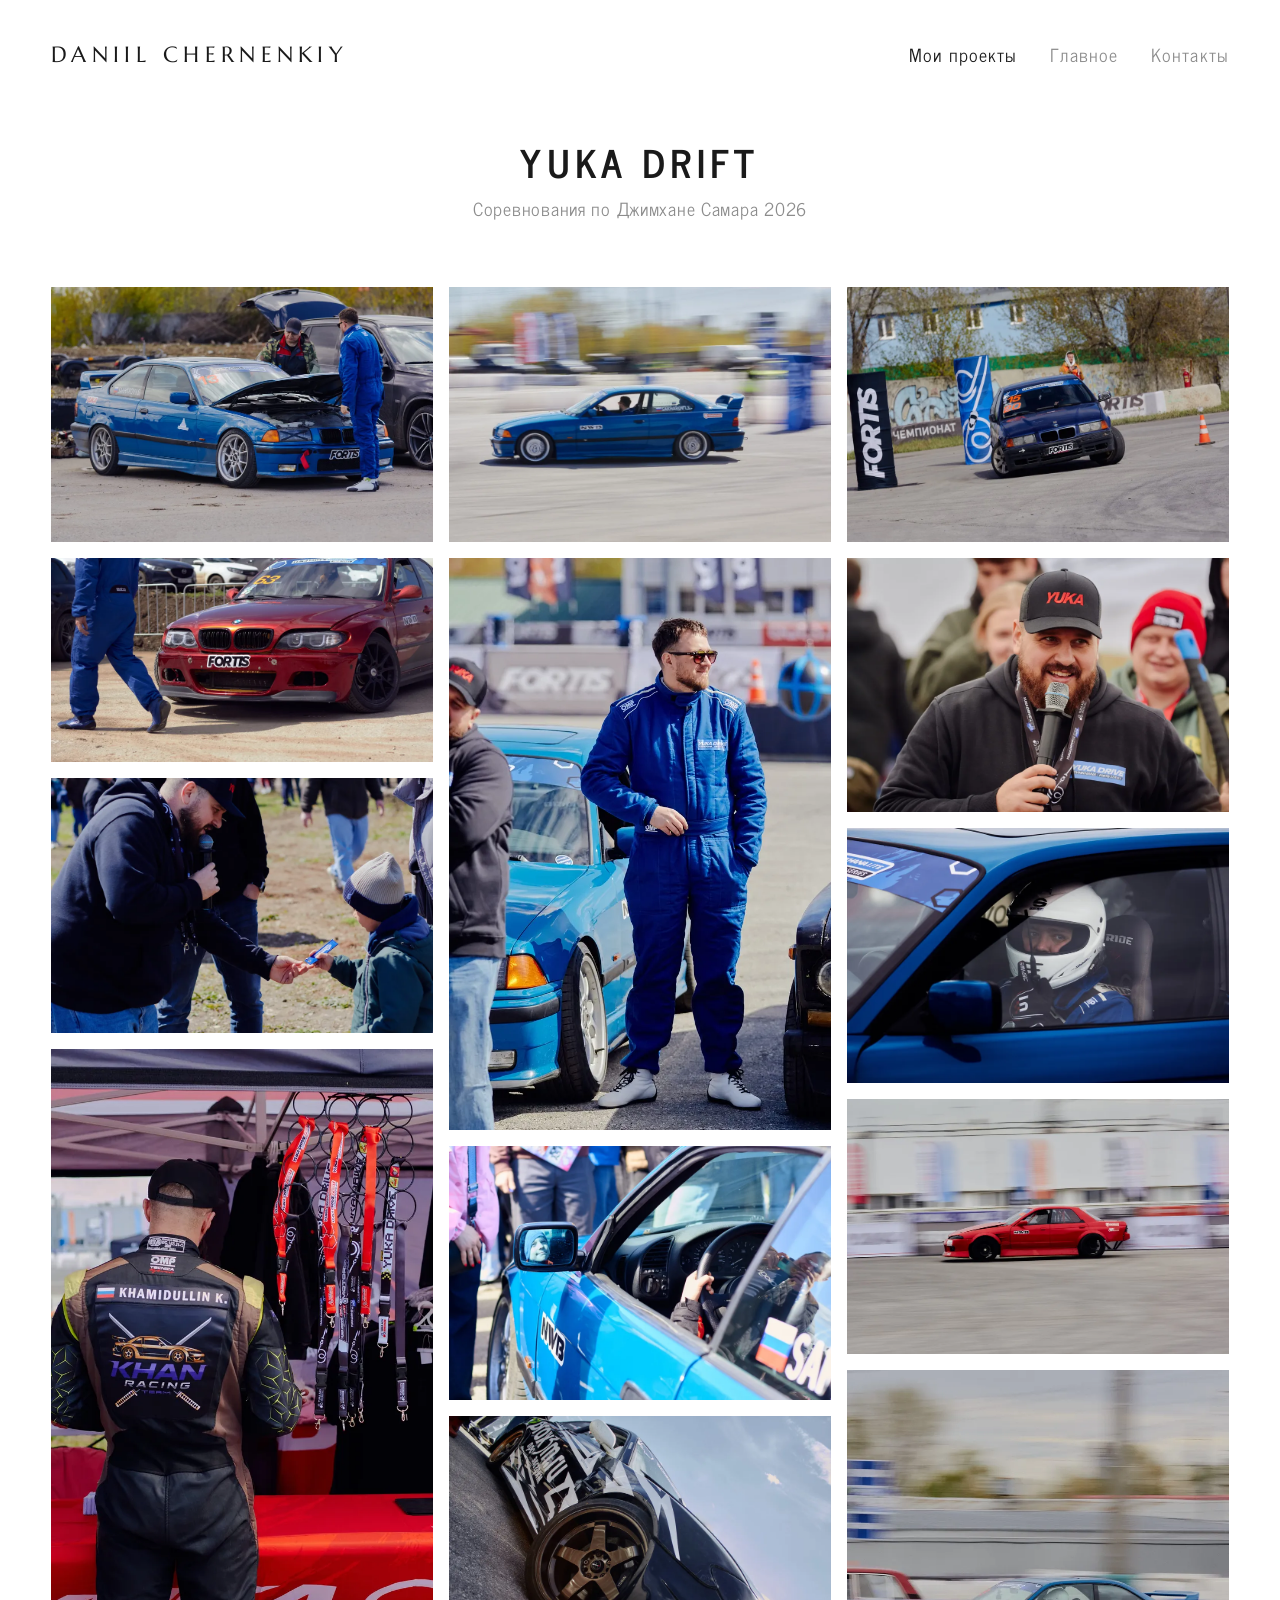
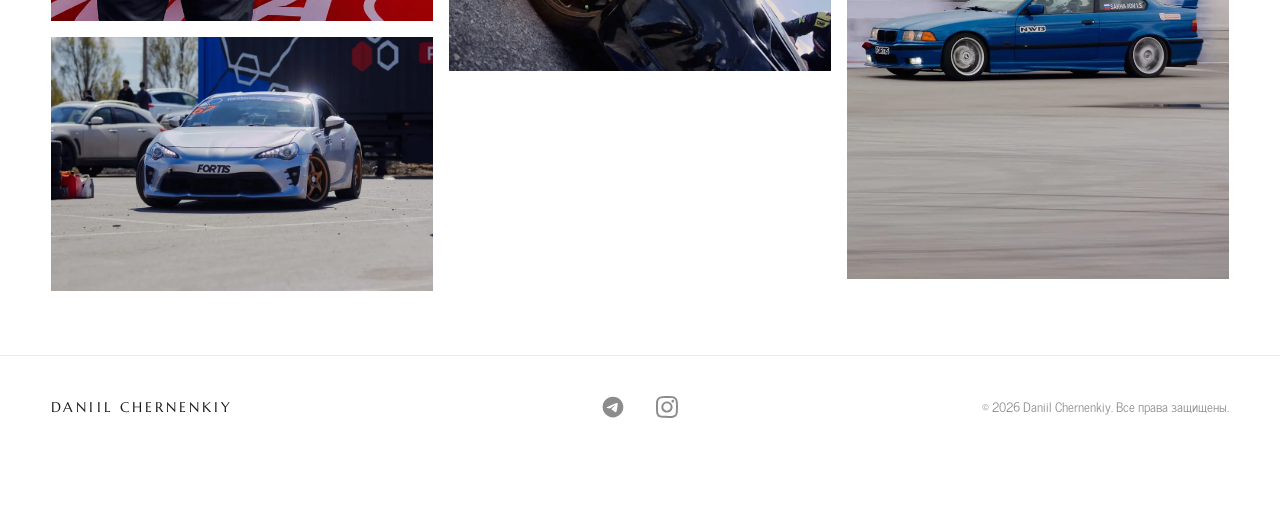
<file: projects/yuka-drift/index.html>
<!DOCTYPE html>
<?xml encoding="utf-8"?><html lang="ru-RU">
<head>
	<meta charset="UTF-8">
	<meta name="viewport" content="width=device-width, initial-scale=1.0">
	<link rel="icon" type="image/svg+xml" href="../../assets/favicon.svg"><link rel="preconnect" href="https://fonts.gstatic.com" crossorigin=""><link rel="preconnect" href="https://fonts.googleapis.com">
	<title>Yuka Drift &mdash; Daniil Chernenkiy</title>


<meta name="description" content="Фотографии с Yuka Drift Gymkhana &mdash; автомобильного мероприятия с дрифтом, скоростью и атмосферой автоспорта. Репортажная съёмка в Самаре.">

<link rel="stylesheet" id="ch-reset-css" href="../../reset.css" media="all">
<link rel="stylesheet" id="ch-style-css" href="../../style.css" media="all">
<link rel="stylesheet" id="ch-marcellus-css" href="https://fonts.googleapis.com/css2?family=Marcellus&amp;display=swap" media="all">

	<script>document.documentElement.classList.add('js');</script>
<link rel="canonical" href="https://daniilchernenkiy.ru/projects/yuka-drift/"><meta property="og:type" content="website"><meta property="og:locale" content="ru_RU"><meta property="og:site_name" content="Daniil Chernenkiy"><meta property="og:title" content="Yuka Drift — Daniil Chernenkiy"><meta property="og:description" content="Фотографии с Yuka Drift Gymkhana — автомобильного мероприятия с дрифтом, скоростью и атмосферой автоспорта. Репортажная съёмка в Самаре."><meta property="og:url" content="https://daniilchernenkiy.ru/projects/yuka-drift/"><meta property="og:image" content="https://daniilchernenkiy.ru/projects/yuka-drift/cover.jpg"><meta name="twitter:card" content="summary_large_image"><meta name="twitter:title" content="Yuka Drift — Daniil Chernenkiy"><meta name="twitter:description" content="Фотографии с Yuka Drift Gymkhana — автомобильного мероприятия с дрифтом, скоростью и атмосферой автоспорта. Репортажная съёмка в Самаре."><meta name="twitter:image" content="https://daniilchernenkiy.ru/projects/yuka-drift/cover.jpg"></head>
<body class="wp-singular project-template-default single single-project postid-34 wp-theme-chernenkiy-portfolio page-project">

<header class="site-header reveal">
	<div class="container site-header__inner">
		<a class="brand" href="../../">Daniil&nbsp;Chernenkiy</a>

		<nav class="nav" aria-label="Основная навигация">
			<ul class="nav__list"><li><a class="nav__link" href="../../">Главное</a></li><li><a class="nav__link" href="../../contact/">Контакты</a></li><li><a class="nav__link is-active" aria-current="page" href="../../projects/">Мои проекты</a></li></ul>		</nav>
	</div>
</header>

<main>
	<section class="project-head container reveal">
		<h1 class="page-title">Yuka Drift</h1>
				<p class="project-head__meta">Соревнования по Джимхане Самара 2026</p>
					</section>

		<section class="gallery container" aria-label="Фотографии проекта">
		<figure class="gallery__item reveal"><picture><source srcset="../../projects/yuka-drift/photos/webp/YUKADrift-01.webp" type="image/webp"><img src="../../projects/yuka-drift/photos/YUKADrift-01.jpg" alt="Yuka Drift &mdash; 1" width="2500" height="1667" data-full="../../projects/yuka-drift/photos/YUKADrift-01.jpg" loading="eager" fetchpriority="high" decoding="async"></picture></figure><figure class="gallery__item reveal"><picture><source srcset="../../projects/yuka-drift/photos/webp/YUKADrift-07.webp" type="image/webp"><img src="../../projects/yuka-drift/photos/YUKADrift-07.jpg" alt="Yuka Drift &mdash; 2" width="2500" height="1336" data-full="../../projects/yuka-drift/photos/YUKADrift-07.jpg" loading="lazy" decoding="async"></picture></figure><figure class="gallery__item reveal"><picture><source srcset="../../projects/yuka-drift/photos/webp/YUKADrift-14.webp" type="image/webp"><img src="../../projects/yuka-drift/photos/YUKADrift-14.jpg" alt="Yuka Drift &mdash; 3" width="2500" height="1667" data-full="../../projects/yuka-drift/photos/YUKADrift-14.jpg" loading="lazy" decoding="async"></picture></figure><figure class="gallery__item reveal"><picture><source srcset="../../projects/yuka-drift/photos/webp/YUKADrift-16.webp" type="image/webp"><img src="../../projects/yuka-drift/photos/YUKADrift-16.jpg" alt="Yuka Drift &mdash; 4" width="1667" height="2500" data-full="../../projects/yuka-drift/photos/YUKADrift-16.jpg" loading="lazy" decoding="async"></picture></figure><figure class="gallery__item reveal"><picture><source srcset="../../projects/yuka-drift/photos/webp/YUKADrift-18.webp" type="image/webp"><img src="../../projects/yuka-drift/photos/YUKADrift-18.jpg" alt="Yuka Drift &mdash; 5" width="2500" height="1666" data-full="../../projects/yuka-drift/photos/YUKADrift-18.jpg" loading="lazy" decoding="async"></picture></figure><figure class="gallery__item reveal"><picture><source srcset="../../projects/yuka-drift/photos/webp/YUKADrift-25.webp" type="image/webp"><img src="../../projects/yuka-drift/photos/YUKADrift-25.jpg" alt="Yuka Drift &mdash; 6" width="2500" height="1666" data-full="../../projects/yuka-drift/photos/YUKADrift-25.jpg" loading="lazy" decoding="async"></picture></figure><figure class="gallery__item reveal"><picture><source srcset="../../projects/yuka-drift/photos/webp/YUKADrift-27.webp" type="image/webp"><img src="../../projects/yuka-drift/photos/YUKADrift-27.jpg" alt="Yuka Drift &mdash; 7" width="1667" height="2500" data-full="../../projects/yuka-drift/photos/YUKADrift-27.jpg" loading="lazy" decoding="async"></picture></figure><figure class="gallery__item reveal"><picture><source srcset="../../projects/yuka-drift/photos/webp/YUKADrift-30.webp" type="image/webp"><img src="../../projects/yuka-drift/photos/YUKADrift-30.jpg" alt="Yuka Drift &mdash; 8" width="2500" height="1666" data-full="../../projects/yuka-drift/photos/YUKADrift-30.jpg" loading="lazy" decoding="async"></picture></figure><figure class="gallery__item reveal"><picture><source srcset="../../projects/yuka-drift/photos/webp/YUKADrift-32.webp" type="image/webp"><img src="../../projects/yuka-drift/photos/YUKADrift-32.jpg" alt="Yuka Drift &mdash; 9" width="2500" height="1667" data-full="../../projects/yuka-drift/photos/YUKADrift-32.jpg" loading="lazy" decoding="async"></picture></figure><figure class="gallery__item reveal"><picture><source srcset="../../projects/yuka-drift/photos/webp/YUKADrift-39.webp" type="image/webp"><img src="../../projects/yuka-drift/photos/YUKADrift-39.jpg" alt="Yuka Drift &mdash; 10" width="2500" height="1666" data-full="../../projects/yuka-drift/photos/YUKADrift-39.jpg" loading="lazy" decoding="async"></picture></figure><figure class="gallery__item reveal"><picture><source srcset="../../projects/yuka-drift/photos/webp/YUKADrift-49.webp" type="image/webp"><img src="../../projects/yuka-drift/photos/YUKADrift-49.jpg" alt="Yuka Drift &mdash; 11" width="2500" height="1667" data-full="../../projects/yuka-drift/photos/YUKADrift-49.jpg" loading="lazy" decoding="async"></picture></figure><figure class="gallery__item reveal"><picture><source srcset="../../projects/yuka-drift/photos/webp/YUKADrift-50.webp" type="image/webp"><img src="../../projects/yuka-drift/photos/YUKADrift-50.jpg" alt="Yuka Drift &mdash; 12" width="2500" height="1667" data-full="../../projects/yuka-drift/photos/YUKADrift-50.jpg" loading="lazy" decoding="async"></picture></figure><figure class="gallery__item reveal"><picture><source srcset="../../projects/yuka-drift/photos/webp/YUKADrift-72.webp" type="image/webp"><img src="../../projects/yuka-drift/photos/YUKADrift-72.jpg" alt="Yuka Drift &mdash; 13" width="2500" height="1667" data-full="../../projects/yuka-drift/photos/YUKADrift-72.jpg" loading="lazy" decoding="async"></picture></figure><figure class="gallery__item reveal"><picture><source srcset="../../projects/yuka-drift/photos/webp/YUKADrift-77.webp" type="image/webp"><img src="../../projects/yuka-drift/photos/YUKADrift-77.jpg" alt="Yuka Drift &mdash; 14" width="1875" height="2500" data-full="../../projects/yuka-drift/photos/YUKADrift-77.jpg" loading="lazy" decoding="async"></picture></figure>	</section>
	</main>

<footer class="site-footer reveal">
	<div class="container site-footer__inner">
		<a class="brand" href="../../">Daniil&nbsp;Chernenkiy</a>

		<ul class="socials">
						<li><a href="https://t.me/DaniiilCH" class="socials__link socials__link--telegram" target="_blank" rel="me noopener" aria-label="Telegram"></a></li>
									<li><a href="https://www.instagram.com/daniilchernenkiy/" class="socials__link socials__link--instagram" target="_blank" rel="me noopener" aria-label="Instagram"></a></li>
					</ul>

		<p class="site-footer__copy">&copy; <span data-year>2026</span> Daniil Chernenkiy. Все права защищены.</p>
	</div>
</footer>


<script id="ch-main-js" src="../../js/main.js"></script>
</body>
</html>
</file>
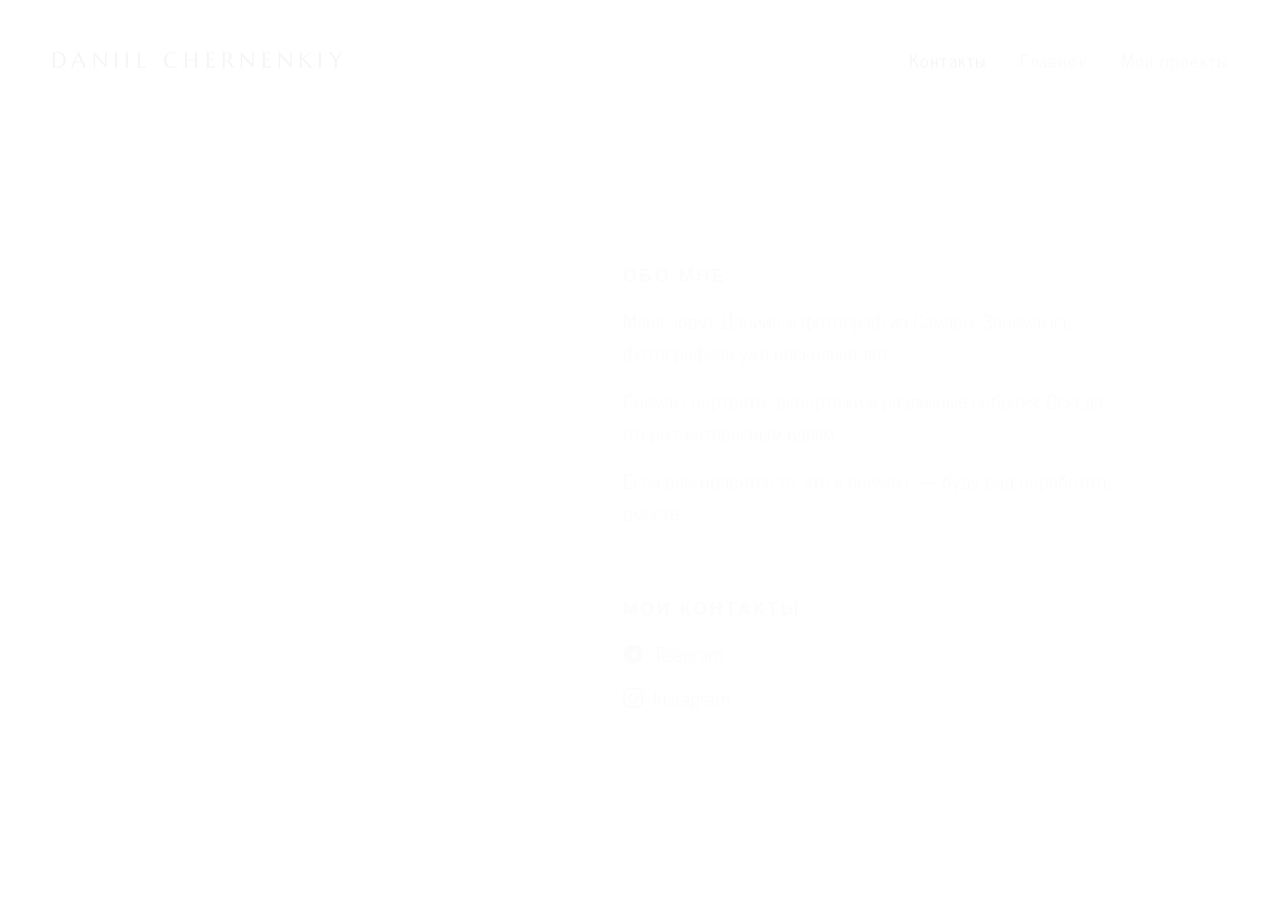
<file: pages/contact.html>
<!DOCTYPE html>
<html lang="ru">
<head>
<meta charset="utf-8">
<title>Страница переехала</title>
<meta http-equiv="refresh" content="0; url=../contact/">
</head>
<body>
<p>Эта страница теперь здесь: <a href="../contact/">../contact/</a>.</p>
</body>
</html>
</file>
<file: style.css>
/*
Theme Name: Daniil Chernenkiy Portfolio
Description: Собственная лёгкая тема портфолио: точный порт HTML-версии сайта. Проекты и главная галерея управляются из админки WordPress без плагинов.
Author: Daniil Chernenkiy
Version: 1.0
Requires PHP: 8.0
Text Domain: ch-portfolio
License: Private
*/

/*
   Этот файл — перенос style.css из HTML-версии сайта (D:\html\Portfolio\style.css).
   Структура и значения сохранены 1 в 1; разделы 15-16 в конце — небольшие
   дополнения, специфичные для WordPress (пояснения у каждого правила).
   reset.css перенесён отдельно и подключается из header.php.
*/

/* ---------- 1. Design tokens ---------- */
:root {
  /* Palette: neutral, photography first */
  --color-bg: #ffffff;
  --color-surface: #fafafa;
  --color-text: #1a1a1a;
  --color-text-muted: #8c8c8c;
  --color-line: #eaeaea;

  /* Spacing scale */
  --space-2xs: 6px;
  --space-xs: 10px;
  --space-sm: 16px;
  --space-md: 24px;
  --space-lg: 40px;
  --space-xl: 64px;

  /* Gallery */
  --gallery-gap: 16px;
  --gallery-columns: 3;

  /* Projects: карточки проектов на отдельной странице */
  --projects-columns: 2;

  /* Page frame */
  --container-max: 1560px;
  --container-pad: clamp(20px, 4vw, 56px);

  /* Высота развёрнутой шапки: 40px сверху + строка навигации ~35px + 24px снизу.
     Нужна, чтобы контент страницы центрировался в части экрана под шапкой,
     а футер оставался за нижней гранью первого экрана.
     Если менять отступы шапки или кегль навигации — поправить и это число. */
  --header-h: 99px;

  /* Type
     Логотип набран Marcellus (Google Fonts); dinot.ttf остался в стеке запаской — без
     интернета имя не поедет на системный шрифт.
     ВАЖНО: dinot.ttf содержит только латиницу — он используется исключительно
     для имени-логотипа "Daniil Chernenkiy". Русские заголовки набираются
     NewsCycle (в нём кириллица есть). */
  --font-brand: "Marcellus", "DINOT", "Helvetica Neue", Arial, sans-serif;
  --font-body: "NewsCycle", "Helvetica Neue", Arial, sans-serif;

  /* Motion: одно мягкое появление, без пружин и параллакса */
  --reveal-duration: 700ms;
  --reveal-shift: 16px;
  --reveal-ease: cubic-bezier(0.22, 0.61, 0.36, 1);
  --fade-duration: 800ms;
  --photo-blur: 10px; /* с какой расфокусировки проступают фото в проектах */
  --header-slide: 350ms;
}

/* ---------- 2. Fonts ---------- */
@font-face {
  font-family: "DINOT";
  src: url("assets/fonts/dinot.ttf") format("truetype");
  font-weight: 400;
  font-style: normal;
  font-display: swap;
}

@font-face {
  font-family: "NewsCycle";
  src: url("assets/fonts/NewsCycle-Regular.ttf") format("truetype");
  font-weight: 400;
  font-style: normal;
  font-display: swap;
}

@font-face {
  font-family: "NewsCycle";
  src: url("assets/fonts/NewsCycle-Bold.ttf") format("truetype");
  font-weight: 700;
  font-style: normal;
  font-display: swap;
}

/* ---------- 3. Base ---------- */
body {
  background: var(--color-bg);
  color: var(--color-text);
  font-family: var(--font-body);
  font-size: 16px;
  line-height: 1.6;
  -webkit-font-smoothing: antialiased;
  min-height: 100vh;
  display: flex;
  flex-direction: column;
}

main {
  flex: 1 0 auto;
}

::selection {
  background: var(--color-text);
  color: var(--color-bg);
}

.container {
  width: 100%;
  max-width: var(--container-max);
  margin-inline: auto;
  padding-inline: var(--container-pad);
}

/* ---------- 4. Typography ---------- */
/* The name is a visual mark, not body copy */
.brand {
  font-family: var(--font-brand);
  font-size: 22px;
  font-weight: 300;
  line-height: 1;
  letter-spacing: 0.24em;
  text-transform: uppercase;
  color: var(--color-text);
  white-space: nowrap;
}

.page-title {
  font-family: var(--font-body);
  font-weight: 700;
  font-size: clamp(26px, 3.2vw, 38px);
  letter-spacing: 0.14em;
  text-transform: uppercase;
  line-height: 1.2;
}

.muted {
  color: var(--color-text-muted);
}

/* ---------- 5. Header ---------- */
.site-header {
  padding-block: var(--space-lg) var(--space-md);
}

.site-header__inner {
  display: flex;
  align-items: baseline;
  justify-content: space-between;
  flex-wrap: wrap;
  gap: var(--space-sm) var(--space-lg);
  /* row-gap меняется в компактном состоянии — анимируем тем же временем,
     что и отступы шапки (см. секцию 10) */
  transition: gap var(--header-slide) var(--reveal-ease);
}

.nav__list {
  display: flex;
  flex-wrap: wrap;
  gap: clamp(18px, 2.6vw, 40px);
  align-items: baseline;
}

.nav__link {
  position: relative;
  display: inline-block;
  font-size: 18px;
  letter-spacing: 0.06em;
  color: var(--color-text-muted);
  padding-bottom: var(--space-2xs);
  transition: color 0.15s linear;
}

.nav__link:hover,
.nav__link:focus-visible {
  color: var(--color-text);
}

/* Активный раздел — тот же вид, что и при наведении: тёмный цвет, без подчёркивания */
.nav__link.is-active {
  color: var(--color-text);
}

/* ---------- 6. Gallery — masonry ---------- */
/* Static grid: no hover transforms, no overlays, no borders. */
.gallery {
  padding-top: var(--space-lg);
  padding-bottom: var(--space-xl);
  columns: var(--gallery-columns);
  column-gap: var(--gallery-gap);
}

/* Резервная раскладка «колодцем» (columns) заполняет сайт по колонкам:
   сверху вниз первую, потом вторую — порядок из админки читается непонятно.
   На главной js/main.js перестраивает галерею этим классом в ряды:
   фото №1–№3 ложатся в верхний ряд слева направо, дальше — вниз.
   Без JS и при сломанном скрипте остаётся прежняя колоночная вёрстка. */
.gallery--rows {
  display: flex;
  align-items: flex-start;
  columns: auto;
  gap: var(--gallery-gap);
}

.gallery--rows .gallery__col {
  flex: 1 1 0;
  min-width: 0;
  display: flex;
  flex-direction: column;
  gap: var(--gallery-gap);
}

.gallery--rows .gallery__item {
  margin: 0;
}

.gallery__item {
  break-inside: avoid;
  margin: 0 0 var(--gallery-gap);
  display: block;
}

.gallery__item img {
  display: block;
  width: 100%;
  height: auto;
  background: var(--color-surface);
}

/* Плавное появление загруженного фото: изображение скрыто до события load,
   класс .is-loaded ставит js/main.js. Без JS картинки видны сразу,
   при prefers-reduced-motion — правило в конце файла. */
.js .gallery__item img,
.js .about__portrait img,
.js .project-card__media img {
  opacity: 0;
  transition: opacity var(--fade-duration) var(--reveal-ease);
}

.js .gallery__item img.is-loaded,
.js .about__portrait img.is-loaded,
.js .project-card__media img.is-loaded {
  opacity: 1;
}

/* Responsive column count */
@media (max-width: 820px) {
  :root {
    --gallery-columns: 2;
    --gallery-gap: 12px;
  }
}

@media (max-width: 480px) {
  :root {
    --gallery-columns: 1;
  }
}

/* ---------- 7. Content pages ---------- */
/* Секция занимает экран целиком, кроме места под шапкой, поэтому содержимое
   стоит по центру видимой области, а футер — только после прокрутки. */
.page-section {
  /* Отступы несимметричны ровно на 24px: сверху меньше, снизу больше,
     в сумме те же 128px, поэтому высота секции и граница футера не меняются,
     а контент поднимается наполовину разницы — на 24px вверх. */
  padding-block: var(--space-lg) 88px;
  display: grid;
  gap: var(--space-sm);
  align-content: center;
  min-height: calc(100vh - var(--header-h));
}

/* Читаемая ширина для текста на внутренних страницах */
.page-section p {
  max-width: 60ch;
}

/* «Обо мне»: фото слева, текст справа, весь блок по центру страницы.
   Ширина фото задана через clamp: на узком экране колонка ужимается раньше,
   чем текст станет нечитаемым. Текст центрирован по высоте фото.
   Фото статично — без рамок, теней и реакций на наведение. */
.about {
  display: grid;
  grid-template-columns: minmax(0, clamp(320px, 30vw, 460px)) minmax(0, 60ch);
  justify-content: center;
  align-items: center;
  gap: var(--space-lg) clamp(56px, 9.5vw, 150px);
}

.about__portrait {
  margin: 0;
}

.about__portrait img {
  display: block;
  width: 100%;
  height: auto;
  background: var(--color-surface);
}

/* Заголовки стоят ближе к своему тексту, чем группы друг к другу,
   поэтому каждая группа — вложенная сетка. */
.about__text {
  display: grid;
  gap: var(--space-xl);
  font-size: 20px;
}

.about__group {
  display: grid;
  gap: var(--space-sm);
}

.about__title {
  font-size: 18px;
  font-weight: 700;
  letter-spacing: 0.14em;
  text-transform: uppercase;
}

.about__contacts {
  display: grid;
  gap: var(--space-xs);
}

.about__contact {
  display: inline-flex;
  align-items: center;
  gap: var(--space-xs);
  color: var(--color-text);
  transition: color 0.15s linear;
}

.about__contact:hover,
.about__contact:focus-visible {
  color: var(--color-text-muted);
}

/* Иконки как в футере: SVG наложен маской и окрашен currentColor */
.about__contact-icon {
  flex: none;
  width: 20px;
  height: 20px;
  background: currentColor;
  -webkit-mask: no-repeat center / contain;
  mask: no-repeat center / contain;
}

.about__contact-icon--telegram {
  -webkit-mask-image: url("assets/icons/telegram.svg");
  mask-image: url("assets/icons/telegram.svg");
}

.about__contact-icon--instagram {
  -webkit-mask-image: url("assets/icons/instagram.svg");
  mask-image: url("assets/icons/instagram.svg");
}

@media (max-width: 820px) {
  .about {
    grid-template-columns: minmax(0, 460px);
    gap: var(--space-md);
  }
}

/* ---------- 8. Footer ---------- */
.site-footer {
  border-top: 1px solid var(--color-line);
  padding-block: var(--space-lg) 96px;
}

/* Три зоны в одну строку: логотип слева, иконки ровно по центру,
     копирайт справа. 1fr auto 1fr — центральная колонка не сдвигается,
     даже если левая и правая разной ширины. */
.site-footer__inner {
  display: grid;
  grid-template-columns: 1fr auto 1fr;
  align-items: center;
  gap: var(--space-sm) var(--space-lg);
}

.site-footer .brand {
  font-size: 14px;
  letter-spacing: 0.22em;
}

.socials {
  display: flex;
  align-items: center;
  gap: clamp(18px, 2.6vw, 32px);
}

/* Иконки соцсетей: SVG из assets/icons/ наложен маской и окрашен currentColor,
   поэтому цвет иконок следует за цветом ссылки. */
.socials__link {
  display: block;
  width: 22px;
  height: 22px;
  background: currentColor;
  -webkit-mask: no-repeat center / contain;
  mask: no-repeat center / contain;
  color: var(--color-text-muted);
  transition:
    color 0.15s linear,
    transform 200ms var(--reveal-ease);
}

.socials__link:hover,
.socials__link:focus-visible {
  color: var(--color-text);
  transform: scale(1.15);
}

.socials__link--telegram {
  -webkit-mask-image: url("assets/icons/telegram.svg");
  mask-image: url("assets/icons/telegram.svg");
}

.socials__link--instagram {
  -webkit-mask-image: url("assets/icons/instagram.svg");
  mask-image: url("assets/icons/instagram.svg");
}

.site-footer__copy {
  justify-self: end;
  text-align: right;
  font-size: 13px;
  color: var(--color-text-muted);
}

/* На узких экранах три зоны складываются в столбик по центру */
@media (max-width: 640px) {
  .site-footer__inner {
    grid-template-columns: 1fr;
    justify-items: center;
  }

  .site-footer__copy {
    justify-self: center;
    text-align: center;
  }
}

/* ---------- 9. Reveal — появление при открытии и при скролле ----------
   Элементы с классом .reveal скрыты только когда работает JS: класс html.js
   ставится инлайн-скриптом в <head>, поэтому без JS страница видна целиком. */
.js .reveal {
  opacity: 0;
  transform: translateY(var(--reveal-shift));
  transition:
    opacity var(--reveal-duration) var(--reveal-ease) var(--reveal-delay, 0ms),
    transform var(--reveal-duration) var(--reveal-ease) var(--reveal-delay, 0ms);
}

.js .reveal.is-visible {
  opacity: 1;
  transform: translateY(0);
}

/* Шапка и футер сдвигаются меньше, чем фотографии */
.js .site-header.reveal,
.js .site-footer.reveal {
  --reveal-shift: 8px;
}

/* На странице «Контакты» появление идёт мягче: то же движение растянуто
   по времени, смещение меньше, а кривая разгоняется и тормозит плавно
   (sinus) — контент не «въезжает», а проступает. Переменные наследуются,
   поэтому правило покрывает шапку, блок, футер и проявку фото. */
.js .page-contacts {
  --reveal-duration: 1000ms;
  --reveal-shift: 13px;
  --reveal-ease: cubic-bezier(0.45, 0.05, 0.55, 0.95);
  --fade-duration: 1270ms;
}

/* ---------- 10. Шапка прилипает к верху и сжимается ----------
   При прокрутке вниз шапка остаётся на месте, но её верхний и нижний отступы
   становятся меньше. Класс .is-compact ставит js/main.js. Без JS шапка
   остаётся обычным блоком.
   Порядок правил важен: .reveal тоже анимирует transform, поэтому правило
   сжатия идёт после него и имеет специфичность выше. */
.js .site-header {
  position: sticky;
  top: 0;
  z-index: 10;
  background: var(--color-bg);
  /* Текст шапки не должен становиться якорем прокрутки: при сжатии он съезжает
     вверх, браузер докручивал бы страницу, чтобы вернуть его на место, и это
     второй механизм той же дрожи (первый — мёртвая полоса порогов в js/main.js). */
  overflow-anchor: none;
  transition:
    opacity var(--reveal-duration) var(--reveal-ease) var(--reveal-delay, 0ms),
    transform var(--header-slide) var(--reveal-ease),
    padding var(--header-slide) var(--reveal-ease);
}

/* Под админ-баром прилипающая шапка опускается на его высоту
   (admin-bar вешается на body, .js — на html, поэтому селекторы разные) */
body.admin-bar .site-header {
  top: 32px;
}

@media (max-width: 782px) {
  body.admin-bar .site-header {
    top: 46px;
  }
}

.js .site-header.is-compact {
  /* Сверху 16px вместо 10px: в сжатом виде заголовок не липнет к краю экрана,
     а вместе с урезанным row-gap (ниже) оказывается ближе к кнопкам меню. */
  padding-block: var(--space-sm) var(--space-2xs);
}

/* На узких экранах имя и меню стоят на двух строках (flex-wrap во inner).
   В сжатом виде межстрочный зазор уменьшаем с 16px до 6px — заголовок
   придвигается к навигации и общая высота шапки почти не меняется. */
.js .site-header.is-compact .site-header__inner {
  row-gap: var(--space-2xs);
}

/* Одно отключение движения для обоих механизмов: правила идут в конце файла,
   чтобы перебить transition из секций 9 и 10 той же специфичности. */
@media (prefers-reduced-motion: reduce) {
  .js .reveal {
    opacity: 1;
    transform: none;
    transition: none;
  }

  .js .site-header {
    transition: none;
  }

  /* JS при reduced-motion не запускается, поэтому картинки показываем сразу */
  .js .gallery__item img,
  .js .about__portrait img,
  .js .project-card__media img {
    opacity: 1;
    transition: none;
  }
}

/* ---------- 11. Accessibility ---------- */
:focus-visible {
  outline: 1px solid var(--color-text);
  outline-offset: 3px;
}

.visually-hidden {
  position: absolute;
  width: 1px;
  height: 1px;
  margin: -1px;
  padding: 0;
  overflow: hidden;
  clip: rect(0 0 0 0);
  white-space: nowrap;
  border: 0;
}

/* ---------- 12. Lightbox — полноэкранный просмотр галереи ----------
   Разметку оверлея создаёт js/main.js, поэтому без JS галерея остаётся
   набором static-фото. Фото показано целиком (max-* + contain, без обрезки),
   стрелки по бокам, крестик в правом верхнем углу, закрытие по клику по тёмному
   фону и по Escape. Курсор и доступность навешиваются только вместе с классом
   .lightbox-opener, который ставит JS, — вид сетки при этом не меняется. */
.js .gallery__item.lightbox-opener {
  cursor: pointer;
}

/* Пока открыт просмотр, страница под ним не прокручивается:
   высота прокрутки сохраняется в js/main.js и возвращается при закрытии.
   hidden у body — страховка для мобильных движков, где overflow у html
   иногда не удерживает прокрутку: фоновая галерея не должна ездить
   внутри открытого лайтбокса. */
html.is-lightbox-open {
  overflow: hidden;
}

html.is-lightbox-open body {
  overflow: hidden;
}

.lightbox {
  --lightbox-fade: 300ms;

  position: fixed;
  inset: 0;
  z-index: 100;
  /* Непрозрачный фон: на телефоне галерея в одну колонку проступала бы
     полными фотографиями за просмотром — казалось, что снимки накладываются
     друг на друга и предыдущий не исчезает. */
  background: #121212;
  /* mix-blend-mode у кнопок иначе заставляет движок композитить оверлей
     со страницей под ним — на мобильных там и оставались «призраки»
     прошлых фото. isolate держит смешивание внутри лайтбокса, а
     overscroll-behavior не даёт жесту-перелистыванию уехать в фон. */
  isolation: isolate;
  overscroll-behavior: contain;
}

.lightbox[hidden] {
  display: none;
}

/* Flex, а не grid: в grid-строке auto-размера процент max-height у картинки
   разрешается в её же минимальный размер и не ограничивает высоту, поэтому
   портрет вылезал бы за экран. Во flex-контейнере проценты считаются от
   содержимого сцены, и фото всегда вписывается целиком. */
.lightbox__stage {
  height: 100%;
  display: flex;
  align-items: center;
  justify-content: center;
  padding: clamp(16px, 4vmin, 44px);
}

.lightbox__img {
  max-width: 100%;
  max-height: 100%;
  width: auto;
  height: auto;
  object-fit: contain;
  opacity: 1;
}

.js .lightbox__img {
  opacity: 0;
  transition: opacity var(--lightbox-fade) var(--reveal-ease);
}

.js .lightbox__img.is-loaded {
  opacity: 1;
}

.lightbox__button {
  position: absolute;
  display: grid;
  place-items: center;
  width: 44px;
  height: 44px;
  color: #ffffff;
  background: none;
  cursor: pointer;
  opacity: 0.85;
  /* difference: белая графика темнеет на светлом фото и светлеет на тёмном,
     поэтому стрелки и крестик читаемы на любом снимке без подложки. */
  mix-blend-mode: difference;
  transition: opacity 0.15s linear;
  -webkit-tap-highlight-color: transparent;
}

.lightbox__button:hover,
.lightbox__button:focus-visible {
  opacity: 1;
}

.lightbox__button:focus-visible {
  outline: 1px solid rgba(255, 255, 255, 0.85);
  outline-offset: 2px;
}

.lightbox__button svg {
  display: block;
  width: 28px;
  height: 28px;
}

.lightbox__close {
  top: clamp(6px, 1.5vw, 18px);
  right: clamp(6px, 1.5vw, 18px);
}

/* Стрелки — не квадратные кнопки, а зоны во всю высоту по краям: на телефоне
   по ним легко попасть большим пальцем, а на экране они остаются тонкими. */
.lightbox__nav {
  top: 50%;
  transform: translateY(-50%);
  width: clamp(44px, 6vw, 64px);
  height: clamp(80px, 20vh, 160px);
}

.lightbox__nav--prev {
  left: clamp(2px, 1vw, 12px);
}

.lightbox__nav--next {
  right: clamp(2px, 1vw, 12px);
}

@media (prefers-reduced-motion: reduce) {
  .js .lightbox__img {
    opacity: 1;
    transition: none;
  }

  .lightbox__button {
    transition: none;
  }
}

/* ---------- 13. Раздел «Мои проекты» ----------
   В WordPress-версии карточки и галереи проектов собирает PHP из данных
   WordPress, а не render.js из HTML-версии. Классы и вид — те же.
   Обложки и фото статичны, как в галерее на главной: реагирует только подпись,
   а не снимок. */
.projects-page {
  padding-block: var(--space-lg) 200px;
  display: grid;
  gap: clamp(28px, 4vw, 52px);
  justify-items: center;
}

/* Ровная сетка: карточки одного размера, шаг между ними одинаковый по горизонтали
   и вертикали, поэтому ряды читаются как смонтированная таблица, а не как
   случайная masonry-выкладка. */
.projects {
  width: 100%;
  display: grid;
  grid-template-columns: repeat(var(--projects-columns), minmax(0, 1fr));
  gap: clamp(32px, 4vw, 52px);
}

/* Карточка берёт 84% своей колонки, а не всю ширину: квадрат обложки вместе с
   названием иначе не влезал в первый экран. */
.project-card {
  min-width: 0;
  width: 84%;
  margin-inline: auto;
}

.project-card__link {
  display: block;
  color: var(--color-text);
}

/* Единый блок-паспарту под каждую обложку: квадрат одного размера для всех
   карточек, поэтому соседние проекты стоят ровно независимо от ориентации
   снимка. Фото вписывается целиком (object-fit: contain) — кадр не режется и
   не искажается, а свободные поля светлого тона становятся частью композиции.
   Внутренний отступ не даёт снимку касаться грани блока: воздушная рамка
   одинакова у горизонтальных и вертикальных кадров.
   Нужен другой размер блока — меняй aspect-ratio только здесь. */
.project-card__media {
  margin: 0;
  aspect-ratio: 1 / 1;
  padding: clamp(16px, 2.2vw, 30px);
  background: var(--color-surface);
}

.project-card__media img {
  display: block;
  width: 100%;
  height: 100%;
  object-fit: contain;
}

/* Подпись приклеена к своему блоку, а не к картинке: она идёт сразу под
   квадратом, поэтому у карточек в одном ряду заголовки на одной линии. */
.project-card__title {
  margin-top: var(--space-sm);
  font-size: 22px;
  font-weight: 700;
  letter-spacing: 0.14em;
  text-transform: uppercase;
  line-height: 1.25;
  transition: color 0.15s linear;
}

.project-card__link:hover .project-card__title,
.project-card__link:focus-visible .project-card__title {
  color: var(--color-text-muted);
}

.project-card__meta {
  margin-top: var(--space-2xs);
  font-size: 18px;
  color: var(--color-text-muted);
}

.projects__note {
  font-size: 18px;
  color: var(--color-text-muted);
}

/* Страница проекта */
.project-head {
  padding-block: var(--space-lg) var(--space-md);
  display: grid;
  justify-items: center;
  gap: var(--space-xs);
  text-align: center;
}

.project-head__meta {
  font-size: 18px;
  letter-spacing: 0.04em;
  color: var(--color-text-muted);
}

.project-head__summary {
  font-size: 20px;
  max-width: 60ch;
}

/* Появление фотографий проекта: кадр выезжает снизу и одновременно становится
   резким. Смещение и opacity даёт общий .reveal (секция 9), здесь к нему
   добавляется расфокус — те же длительность и кривая, поэтому никакого
   отдельного рывка не появляется: подъём, проявление и наводка на резкость
   идут одним движением.
   Правила привязаны к .page-project: галерея на главной остаётся как была. */
.js .page-project .gallery__item {
  overflow: hidden; /* размытие по краям кадра не залезает в соседние фото */
}

.js .page-project .gallery__item img {
  filter: blur(var(--photo-blur));
  transition:
    opacity var(--fade-duration) var(--reveal-ease),
    filter var(--fade-duration) var(--reveal-ease);
}

.js .page-project .gallery__item img.is-loaded {
  filter: blur(0);
}

/* Отключение движения для этих правил — здесь, а не в общем блоке секции 9:
   тот стоит выше по файлу и при равной специфичности проигрывает. Без этого
   кадра остались бы мыльными навсегда: .is-loaded при reduced-motion не
   ставится, потому что js/main.js до fadeInLoadedImages не доходит. */
@media (prefers-reduced-motion: reduce) {
  .js .page-project .gallery__item img {
    filter: none;
    transition: none;
  }
}

/* Пока в проекте нет фотографий, main растянут на экран колонкой: пустая
   галерея не отдаёт футер вверх, а заглушка стоит по центру. Класс
   .page-project-has-photos ставит single-project.php, когда фото есть —
   тогда заглушка не нужна и страница растёт сама. */
.page-project main {
  display: flex;
  flex-direction: column;
}

.page-project-has-photos .project-empty {
  display: none; /* в WordPress-версии заглушку скрывает CSS, а не JS */
}

.project-empty {
  flex: 1 0 auto;
  display: grid;
  place-items: center;
  padding-block: var(--space-md) 88px;
  font-size: 20px;
  text-align: center;
  color: var(--color-text-muted);
}

@media (max-width: 640px) {
  :root {
    --projects-columns: 1;
  }

  .project-card__title {
    font-size: 20px;
  }
}

/* ---------- 14. Кнопка «наверх» ----------
   Узел создаёт js/main.js (backToTopButton), поэтому в разметке её нет,
   а без JS она просто не существует. Класс .is-visible ставит тот же JS
   после прокрутки за порог; appearance — одно мягкое появление, тем же
   механизмом, что и остальной вход: opacity + небольшой подъём. */
.js .back-to-top {
  position: fixed;
  right: clamp(16px, 3vw, 32px);
  /* env(...) приподнимает кнопку над панелью жестов на телефонах */
  bottom: calc(clamp(16px, 3vw, 32px) + env(safe-area-inset-bottom, 0px));
  z-index: 20; /* над прилипающей шапкой (10), под лайтбоксом (100) */
  display: grid;
  place-items: center;
  width: 44px;   /* размер зоны нажатия — по минимуму для пальца */
  height: 44px;
  border-radius: 50%;
  color: var(--color-text);
  background: var(--color-bg);
  border: 1px solid var(--color-line);
  cursor: pointer;
  opacity: 0;
  transform: translateY(8px);
  /* visibility со задержкой: скрытая кнопка не ловит клики и не ловит Tab,
     но успевает доехать до прозрачности при появлении */
  visibility: hidden;
  transition:
    opacity var(--header-slide) var(--reveal-ease),
    transform var(--header-slide) var(--reveal-ease),
    border-color 0.15s linear,
    visibility 0s linear var(--header-slide);
  -webkit-tap-highlight-color: transparent;
}

.js .back-to-top.is-visible {
  opacity: 1;
  transform: none;
  visibility: visible;
  transition-delay: 0s;
}

.js .back-to-top:hover,
.js .back-to-top:focus-visible {
  border-color: var(--color-text); /* только граница: без теней и заливок */
}

.back-to-top svg {
  display: block;
  width: 22px;
  height: 22px;
}

/* Своё отключение движения — здесь, а не в общем блоке секции 9:
   тот стоит выше по файлу и при равной специфичности проигрывает.
   Сама кнопка остаётся: при reduced-motion она появляется мгновенно
   и прокручивает без плавности (см. js/main.js). */
@media (prefers-reduced-motion: reduce) {
  .js .back-to-top {
    transition: none;
  }

  .js .back-to-top.is-visible {
    transform: none;
  }
}

/* ---------- 15. Дополнения WordPress-версии ---------- */
/* Абзац внутри «Обо мне» на странице контактов: текст приходит из редактора
   WordPress, у него нет классов оригинальной вёрстки, поэтому интервалы
   задаёт сетка группы (gap), а маргины абзацев обнулены reset.css. */
.about__text p {
  margin: 0;
}

/* Ссылки внутри абзацев текста «Обо мне» подчёркиваются — в статичной вёрстке
   ссылок в абзацах не было, в редакторе они возможны. Список контактов
   (.about__contacts) остаётся без подчёркивания, как в оригинале. */
.about__text p a {
  text-decoration: underline;
  text-underline-offset: 3px;
}

/* Текст описания проекта (поле «Краткое описание» в админке) — абзацы из
   редактора живут внутри .project-head__summary. */
.project-head__summary p {
  margin: 0 0 var(--space-xs);
}

.project-head__summary p:last-child {
  margin-bottom: 0;
}

/* ---------- 16. Защита от системных стилей WordPress ---------- */
/* WordPress вставляет на страницы классы (alignwide, wp-block и т.п.), если
   пользователь вставит блок галереи в текст — картинки не должны разъезжаться. */
.gallery img,
.about__portrait img {
  max-width: 100%;
  height: auto;
}

/* Комментариев и пагинации в портфолио нет — на всякий случай прячем вывод,
   если он когда-то появится. */
.page-navigation {
  display: none;
}
</file>
